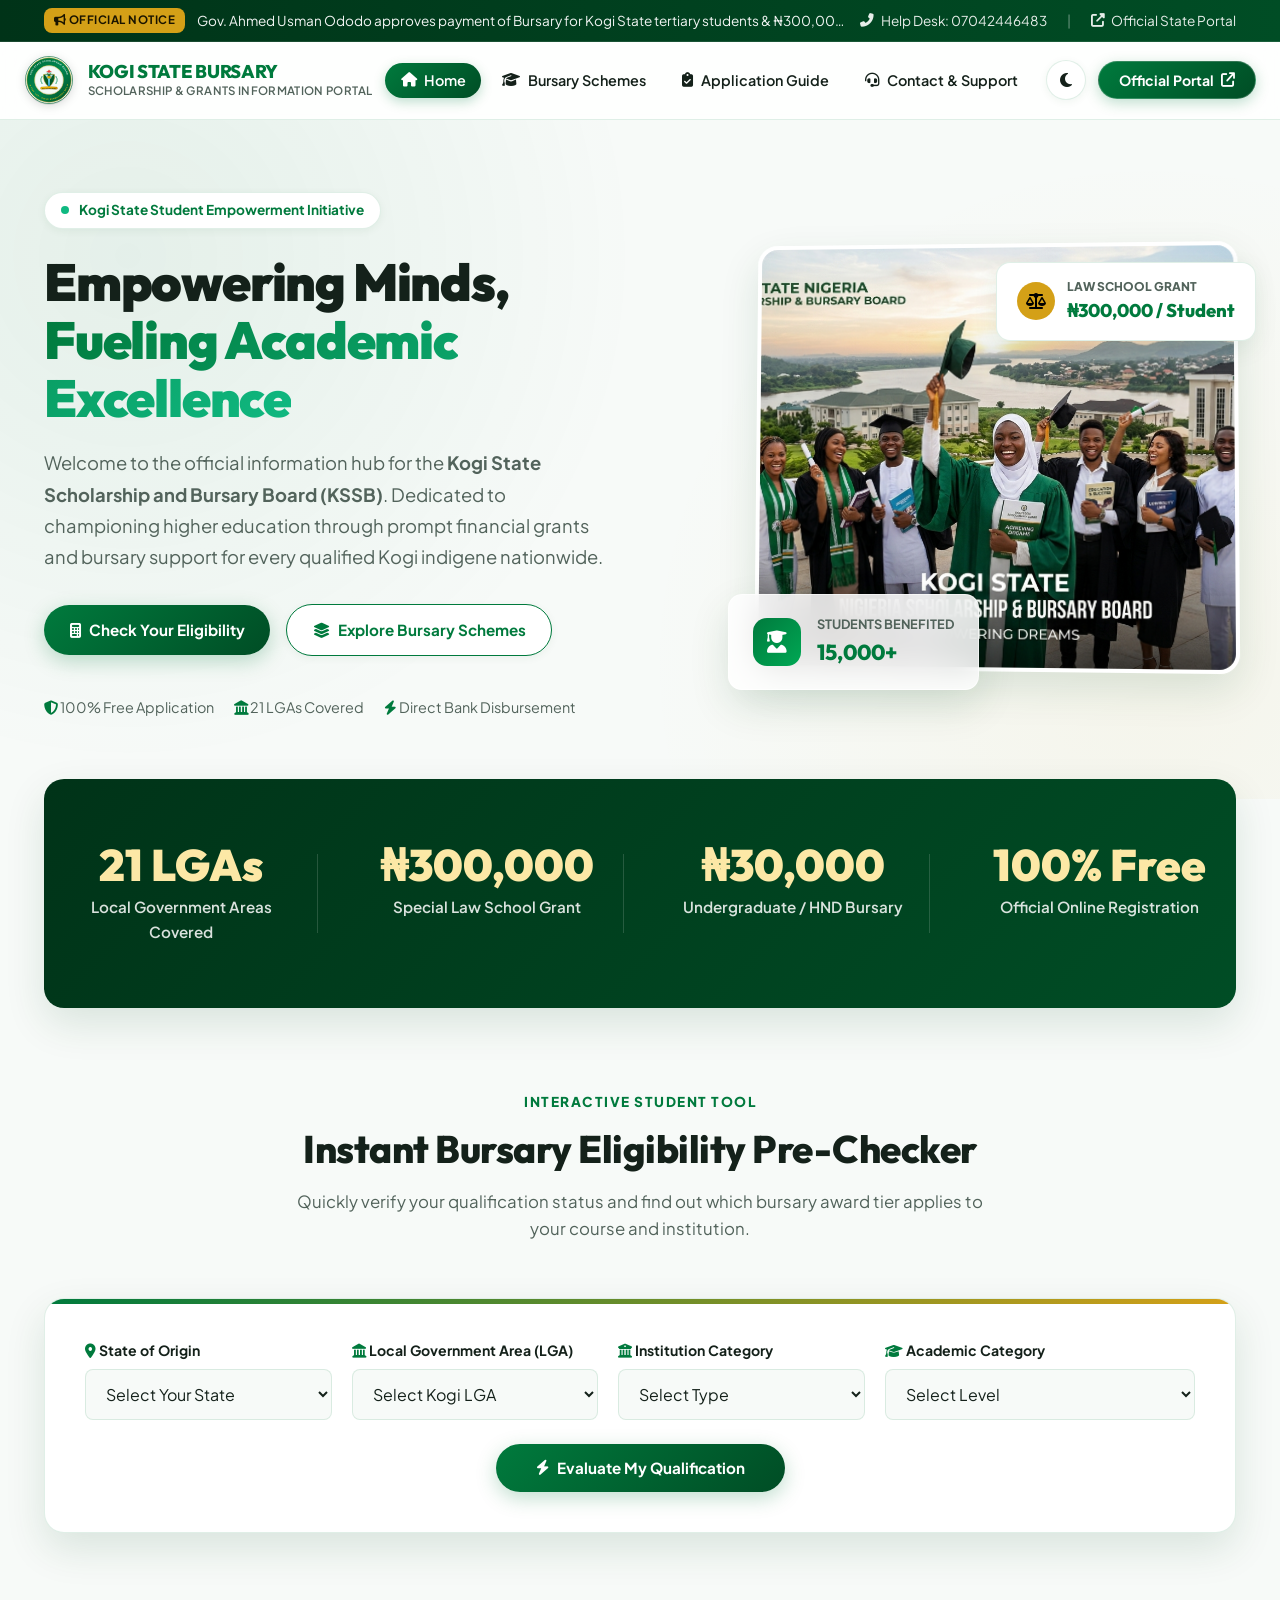
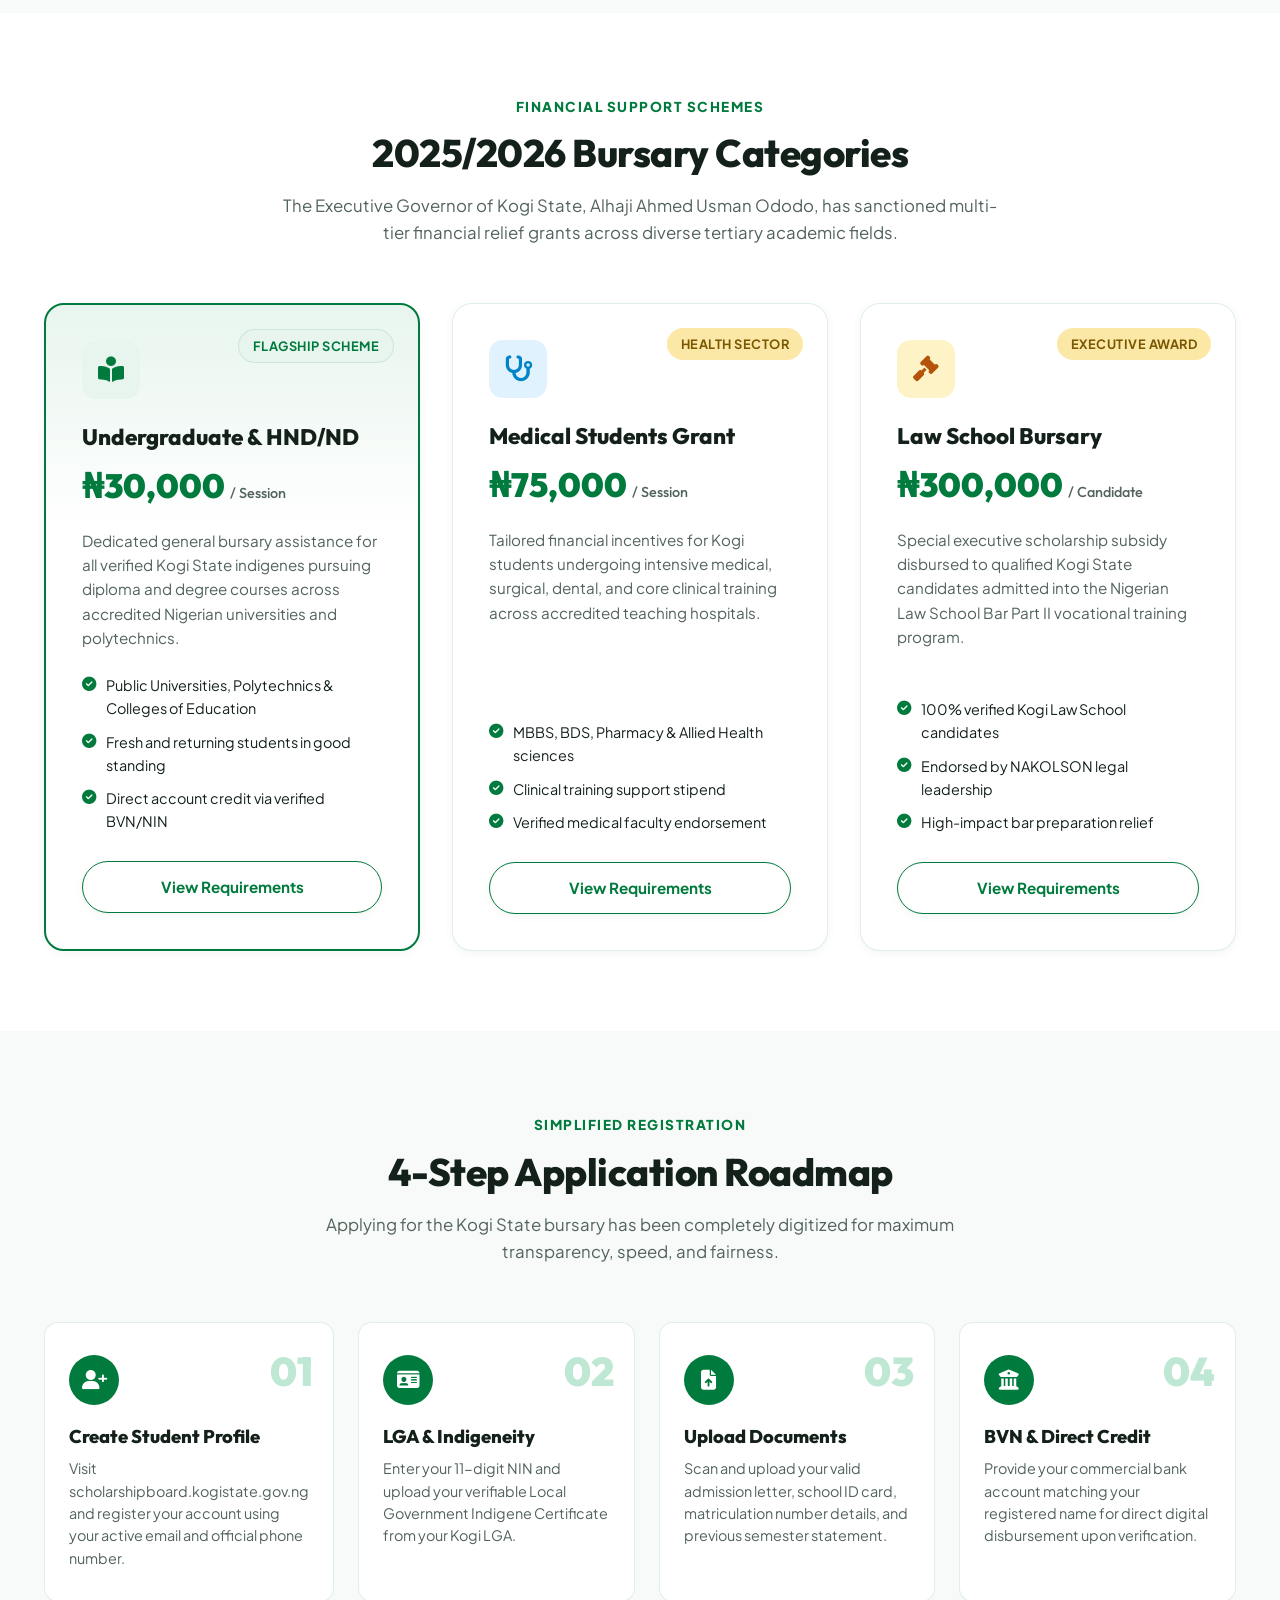
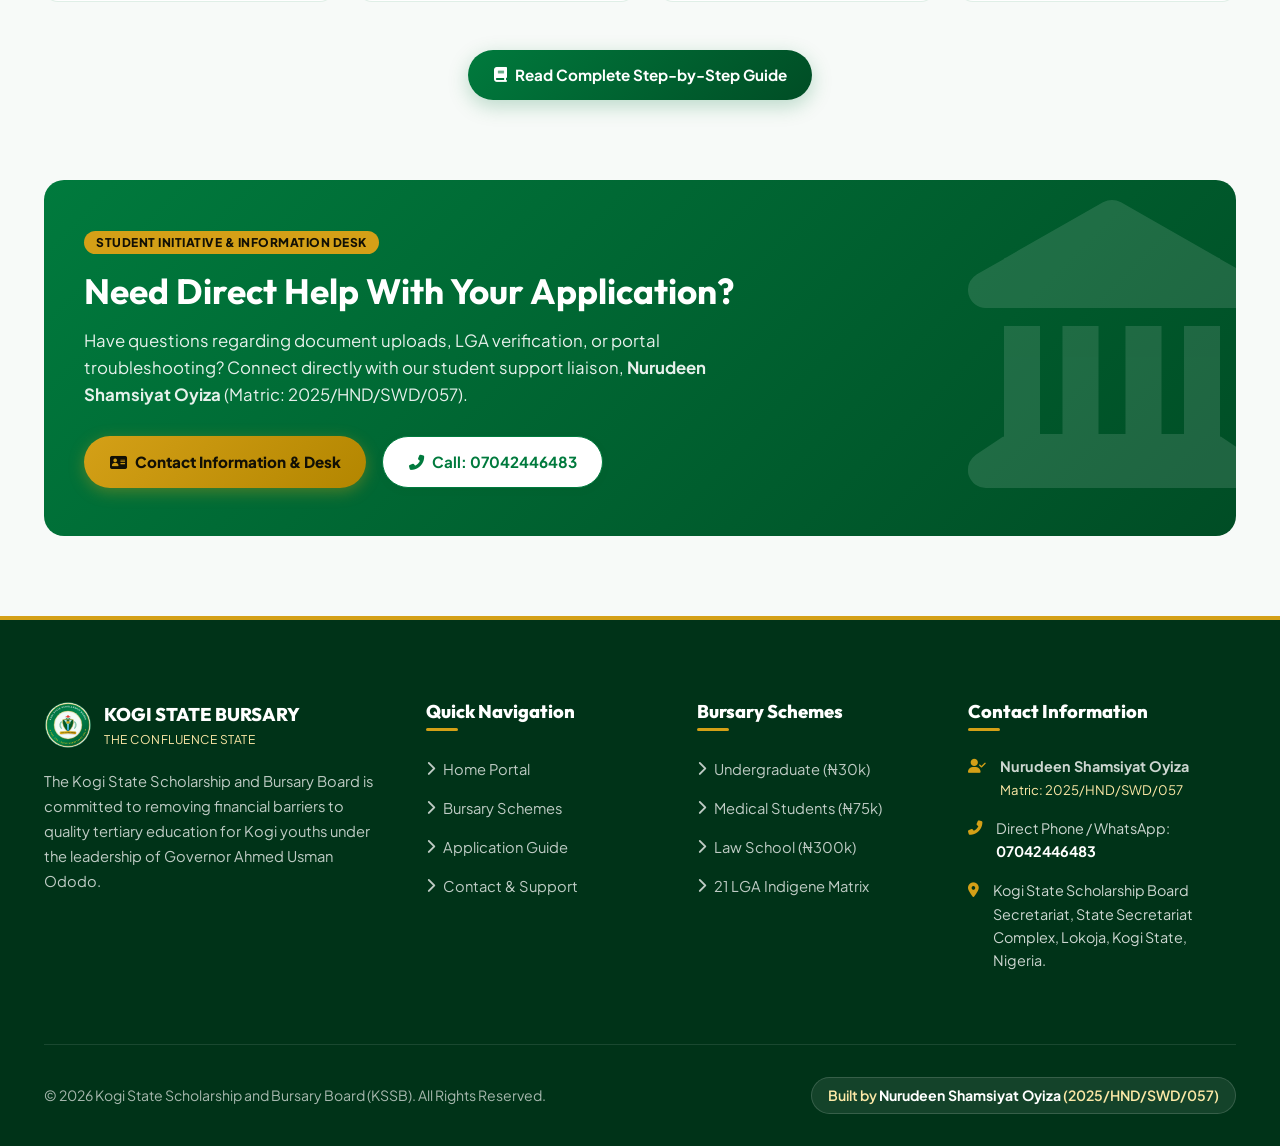
<file: index.html>
<!DOCTYPE html>
<html lang="en" data-theme="light">
<head>
  <meta charset="UTF-8">
  <meta name="viewport" content="width=device-width, initial-scale=1.0">
  <title>Kogi State Bursary Information Portal | Official Student Guide</title>
  <meta name="description" content="Official information portal for Kogi State Scholarship and Bursary Board (KSSB). Discover undergraduate, medical, and law school bursary grants under Gov. Ahmed Usman Ododo.">
  <link rel="icon" type="image/svg+xml" href="assets/kogi-logo.svg">

  <!-- Font Awesome 6 Icons -->
  <link rel="stylesheet" href="https://cdnjs.cloudflare.com/ajax/libs/font-awesome/6.5.1/css/all.min.css">
  <!-- Main Stylesheet -->
  <link rel="stylesheet" href="css/style.css">
</head>
<body>

  <!-- Official Government Announcement Bar & Live Ticker -->
  <div class="top-bar">
    <div class="container top-bar-inner">
      <div class="ticker-wrap">
        <span class="ticker-badge"><i class="fas fa-bullhorn"></i> Official Notice</span>
        <div class="ticker-content">
          <span>Gov. Ahmed Usman Ododo approves payment of Bursary for Kogi State tertiary students &amp; ₦300,000 for Law School candidates across all 21 LGAs! Portal registration is 100% Free!</span>
        </div>
      </div>
      <div class="top-bar-links">
        <a href="tel:07042446483" class="top-bar-link"><i class="fas fa-phone-alt"></i> Help Desk: 07042446483</a>
        <span style="opacity:0.4;">|</span>
        <a href="https://scholarshipboard.kogistate.gov.ng" target="_blank" rel="noopener" class="top-bar-link">
          <i class="fas fa-external-link-alt"></i> Official State Portal
        </a>
      </div>
    </div>
  </div>

  <!-- Main Glassmorphic Header & Navigation -->
  <header class="site-header">
    <div class="container nav-container">
      <a href="index.html" class="brand-link" id="homeBrandLink">
        <img src="assets/kogi-logo.svg" alt="Kogi State Scholarship Board Logo" class="brand-logo-img">
        <div class="brand-text">
          <span class="brand-title">KOGI STATE BURSARY</span>
          <span class="brand-subtitle">Scholarship &amp; Grants Information Portal</span>
        </div>
      </a>

      <!-- Navigation Menu -->
      <nav>
        <ul class="nav-menu" id="navMenu">
          <li><a href="index.html" class="nav-link active"><i class="fas fa-home"></i> Home</a></li>
          <li><a href="schemes.html" class="nav-link"><i class="fas fa-graduation-cap"></i> Bursary Schemes</a></li>
          <li><a href="application-guide.html" class="nav-link"><i class="fas fa-clipboard-check"></i> Application Guide</a></li>
          <li><a href="contact.html" class="nav-link"><i class="fas fa-headset"></i> Contact &amp; Support</a></li>
          <li class="mobile-menu-action">
            <a href="https://scholarshipboard.kogistate.gov.ng" target="_blank" rel="noopener" class="btn btn-primary" style="width:100%; margin-top:0.4rem;">
              <span>Go to Official Portal</span> <i class="fas fa-arrow-up-right-from-square"></i>
            </a>
          </li>
          <li class="mobile-menu-action">
            <a href="tel:07042446483" class="btn btn-secondary" style="width:100%; margin-top:0.25rem;">
              <i class="fas fa-phone-alt"></i> <span>Help Desk: 07042446483</span>
            </a>
          </li>
        </ul>
      </nav>

      <!-- Actions & Theme Toggle -->
      <div class="nav-actions">
        <button id="themeToggleBtn" class="theme-toggle-btn" aria-label="Toggle Dark/Light Mode" title="Toggle Theme">
          <i class="fas fa-moon"></i>
        </button>
        <a href="https://scholarshipboard.kogistate.gov.ng" target="_blank" rel="noopener" class="portal-btn" id="applyPortalBtn">
          <span>Official Portal</span> <i class="fas fa-arrow-up-right-from-square"></i>
        </a>
        <button id="mobileNavToggle" class="mobile-toggle-btn" aria-label="Open Navigation Menu">
          <i class="fas fa-bars"></i>
        </button>
      </div>
    </div>
  </header>

  <!-- Main Content Area -->
  <main>
    <!-- HERO SECTION -->
    <section class="hero-section">
      <div class="container">
        <div class="hero-grid">
          <!-- Hero Text Content -->
          <div class="hero-content reveal">
            <div class="hero-pill">
              <span class="hero-pill-dot"></span>
              <span>Kogi State Student Empowerment Initiative</span>
            </div>
            <h1 class="hero-title">
              Empowering Minds, <br>
              <span class="text-gradient">Fueling Academic Excellence</span>
            </h1>
            <p class="hero-lead">
              Welcome to the official information hub for the <strong>Kogi State Scholarship and Bursary Board (KSSB)</strong>. Dedicated to championing higher education through prompt financial grants and bursary support for every qualified Kogi indigene nationwide.
            </p>
            <div class="hero-actions">
              <a href="#quickChecker" class="btn btn-primary" id="btnCheckEligibility">
                <i class="fas fa-calculator"></i> Check Your Eligibility
              </a>
              <a href="schemes.html" class="btn btn-secondary" id="btnExploreSchemes">
                <i class="fas fa-layer-group"></i> Explore Bursary Schemes
              </a>
            </div>

            <!-- Highlights Checklist -->
            <div style="display:flex; flex-wrap:wrap; gap:1.25rem; font-size:0.9rem; color:var(--text-muted);">
              <span><i class="fas fa-shield-alt" style="color:var(--primary);"></i> 100% Free Application</span>
              <span><i class="fas fa-landmark" style="color:var(--primary);"></i> 21 LGAs Covered</span>
              <span><i class="fas fa-bolt" style="color:var(--primary);"></i> Direct Bank Disbursement</span>
            </div>
          </div>

          <!-- Hero Media & Graphic -->
          <div class="hero-card-media reveal">
            <div class="hero-image-wrap">
              <img src="assets/kogi-hero.jpg" alt="Kogi State University Students celebrating bursary grant" class="hero-image">
            </div>

            <!-- Floating Card 1: Law School Grant -->
            <div class="hero-floating-grant">
              <div style="width:38px; height:38px; border-radius:50%; background:var(--secondary-gold); display:flex; align-items:center; justify-content:center; color:#000;">
                <i class="fas fa-scale-balanced"></i>
              </div>
              <div>
                <div style="font-size:0.75rem; text-transform:uppercase; font-weight:800; color:var(--text-muted);">Law School Grant</div>
                <div style="font-family:'Outfit', sans-serif; font-size:1.15rem; font-weight:800; color:var(--primary);">₦300,000 / Student</div>
              </div>
            </div>

            <!-- Floating Card 2: Beneficiary Stats -->
            <div class="hero-floating-card">
              <div class="floating-icon">
                <i class="fas fa-user-graduate"></i>
              </div>
              <div>
                <div class="floating-title">Students Benefited</div>
                <div class="floating-value">15,000+</div>
              </div>
            </div>
          </div>
        </div>
      </div>
    </section>

    <!-- LIVE STATS COUNTER BAR -->
    <section class="container">
      <div class="stats-section reveal">
        <div class="stats-grid">
          <div class="stat-item">
            <div class="stat-number" data-target="21" data-prefix="" data-suffix=" LGAs">21 LGAs</div>
            <div class="stat-label">Local Government Areas Covered</div>
          </div>
          <div class="stat-item">
            <div class="stat-number" data-target="300" data-prefix="₦" data-suffix=",000">₦300,000</div>
            <div class="stat-label">Special Law School Grant</div>
          </div>
          <div class="stat-item">
            <div class="stat-number" data-target="30" data-prefix="₦" data-suffix=",000">₦30,000</div>
            <div class="stat-label">Undergraduate / HND Bursary</div>
          </div>
          <div class="stat-item">
            <div class="stat-number" data-target="100" data-prefix="" data-suffix="% Free">100% Free</div>
            <div class="stat-label">Official Online Registration</div>
          </div>
        </div>
      </div>
    </section>

    <!-- INTERACTIVE ELIGIBILITY PRE-CHECKER -->
    <section class="section" id="quickChecker">
      <div class="container">
        <div class="section-header reveal">
          <span class="section-subtitle">Interactive Student Tool</span>
          <h2 class="section-title">Instant Bursary Eligibility Pre-Checker</h2>
          <p class="section-desc">Quickly verify your qualification status and find out which bursary award tier applies to your course and institution.</p>
        </div>

        <div class="checker-card reveal">
          <form id="eligibilityCheckerForm">
            <div class="checker-form-grid">
              <div class="form-group">
                <label class="form-label" for="checkOrigin"><i class="fas fa-map-marker-alt" style="color:var(--primary);"></i> State of Origin</label>
                <select id="checkOrigin" class="form-select" required>
                  <option value="" disabled selected>Select Your State</option>
                  <option value="kogi">Kogi State (Indigene)</option>
                  <option value="other">Other State (Non-Indigene)</option>
                </select>
              </div>

              <div class="form-group">
                <label class="form-label" for="checkLga"><i class="fas fa-landmark" style="color:var(--primary);"></i> Local Government Area (LGA)</label>
                <select id="checkLga" class="form-select" required>
                  <option value="" disabled selected>Select Kogi LGA</option>
                  <option value="Adavi">Adavi</option>
                  <option value="Ajaokuta">Ajaokuta</option>
                  <option value="Ankpa">Ankpa</option>
                  <option value="Bassa">Bassa</option>
                  <option value="Dekina">Dekina</option>
                  <option value="Ibaji">Ibaji</option>
                  <option value="Idah">Idah</option>
                  <option value="Igalamela-Odolu">Igalamela-Odolu</option>
                  <option value="Ijumu">Ijumu</option>
                  <option value="Kabba/Bunu">Kabba/Bunu</option>
                  <option value="Kogi (Koton Karfe)">Kogi (Koton Karfe)</option>
                  <option value="Lokoja">Lokoja</option>
                  <option value="Mopa-Muro">Mopa-Muro</option>
                  <option value="Ofu">Ofu</option>
                  <option value="Ogori/Magongo">Ogori/Magongo</option>
                  <option value="Okehi">Okehi</option>
                  <option value="Okene">Okene</option>
                  <option value="Olamaboro">Olamaboro</option>
                  <option value="Omala">Omala</option>
                  <option value="Yagba East">Yagba East</option>
                  <option value="Yagba West">Yagba West</option>
                </select>
              </div>

              <div class="form-group">
                <label class="form-label" for="checkInstType"><i class="fas fa-university" style="color:var(--primary);"></i> Institution Category</label>
                <select id="checkInstType" class="form-select" required>
                  <option value="" disabled selected>Select Type</option>
                  <option value="public">Federal / State Public Institution</option>
                  <option value="private">Private Institution</option>
                </select>
              </div>

              <div class="form-group">
                <label class="form-label" for="checkLevel"><i class="fas fa-graduation-cap" style="color:var(--primary);"></i> Academic Category</label>
                <select id="checkLevel" class="form-select" required>
                  <option value="" disabled selected>Select Level</option>
                  <option value="undergraduate">Undergraduate / HND / ND / NCE</option>
                  <option value="medical">Medical / Clinical Health Students</option>
                  <option value="law">Nigerian Law School Student</option>
                </select>
              </div>
            </div>

            <div style="margin-top:1.5rem; text-align:center;">
              <button type="button" id="checkEligibilityBtn" class="btn btn-primary" style="padding:0.9rem 2.5rem;">
                <i class="fas fa-bolt"></i> Evaluate My Qualification
              </button>
            </div>
          </form>

          <!-- Result Container Output -->
          <div id="eligibilityResult" class="checker-result-box"></div>
        </div>
      </div>
    </section>

    <!-- CORE BURSARY TIERS OVERVIEW -->
    <section class="section section-alt">
      <div class="container">
        <div class="section-header reveal">
          <span class="section-subtitle">Financial Support Schemes</span>
          <h2 class="section-title">2025/2026 Bursary Categories</h2>
          <p class="section-desc">The Executive Governor of Kogi State, Alhaji Ahmed Usman Ododo, has sanctioned multi-tier financial relief grants across diverse tertiary academic fields.</p>
        </div>

        <div class="schemes-grid">
          <!-- Card 1: Regular Undergraduate & Polytechnic -->
          <div class="scheme-card featured reveal">
            <span class="badge badge-green scheme-badge">Flagship Scheme</span>
            <div class="scheme-icon-box">
              <i class="fas fa-book-open-reader"></i>
            </div>
            <h3 class="scheme-title">Undergraduate &amp; HND/ND</h3>
            <div class="scheme-amount">
              ₦30,000 <span>/ Session</span>
            </div>
            <p class="scheme-desc">
              Dedicated general bursary assistance for all verified Kogi State indigenes pursuing diploma and degree courses across accredited Nigerian universities and polytechnics.
            </p>
            <ul class="scheme-features">
              <li class="scheme-feature-item"><i class="fas fa-circle-check"></i> Public Universities, Polytechnics &amp; Colleges of Education</li>
              <li class="scheme-feature-item"><i class="fas fa-circle-check"></i> Fresh and returning students in good standing</li>
              <li class="scheme-feature-item"><i class="fas fa-circle-check"></i> Direct account credit via verified BVN/NIN</li>
            </ul>
            <a href="schemes.html#undergraduate" class="btn btn-secondary" style="width:100%;">View Requirements</a>
          </div>

          <!-- Card 2: Medical & Clinical Health Grant -->
          <div class="scheme-card reveal">
            <span class="badge badge-gold scheme-badge">Health Sector</span>
            <div class="scheme-icon-box" style="background:#E0F2FE; color:#0284C7;">
              <i class="fas fa-stethoscope"></i>
            </div>
            <h3 class="scheme-title">Medical Students Grant</h3>
            <div class="scheme-amount">
              ₦75,000 <span>/ Session</span>
            </div>
            <p class="scheme-desc">
              Tailored financial incentives for Kogi students undergoing intensive medical, surgical, dental, and core clinical training across accredited teaching hospitals.
            </p>
            <ul class="scheme-features">
              <li class="scheme-feature-item"><i class="fas fa-circle-check"></i> MBBS, BDS, Pharmacy &amp; Allied Health sciences</li>
              <li class="scheme-feature-item"><i class="fas fa-circle-check"></i> Clinical training support stipend</li>
              <li class="scheme-feature-item"><i class="fas fa-circle-check"></i> Verified medical faculty endorsement</li>
            </ul>
            <a href="schemes.html#medical" class="btn btn-secondary" style="width:100%;">View Requirements</a>
          </div>

          <!-- Card 3: Nigerian Law School Grant -->
          <div class="scheme-card reveal">
            <span class="badge badge-gold scheme-badge">Executive Award</span>
            <div class="scheme-icon-box" style="background:#FEF3C7; color:#B45309;">
              <i class="fas fa-gavel"></i>
            </div>
            <h3 class="scheme-title">Law School Bursary</h3>
            <div class="scheme-amount">
              ₦300,000 <span>/ Candidate</span>
            </div>
            <p class="scheme-desc">
              Special executive scholarship subsidy disbursed to qualified Kogi State candidates admitted into the Nigerian Law School Bar Part II vocational training program.
            </p>
            <ul class="scheme-features">
              <li class="scheme-feature-item"><i class="fas fa-circle-check"></i> 100% verified Kogi Law School candidates</li>
              <li class="scheme-feature-item"><i class="fas fa-circle-check"></i> Endorsed by NAKOLSON legal leadership</li>
              <li class="scheme-feature-item"><i class="fas fa-circle-check"></i> High-impact bar preparation relief</li>
            </ul>
            <a href="schemes.html#law-school" class="btn btn-secondary" style="width:100%;">View Requirements</a>
          </div>
        </div>
      </div>
    </section>

    <!-- 4 PILLARS OF APPLICATION -->
    <section class="section">
      <div class="container">
        <div class="section-header reveal">
          <span class="section-subtitle">Simplified Registration</span>
          <h2 class="section-title">4-Step Application Roadmap</h2>
          <p class="section-desc">Applying for the Kogi State bursary has been completely digitized for maximum transparency, speed, and fairness.</p>
        </div>

        <div class="steps-container">
          <div class="step-card reveal">
            <div class="step-number">01</div>
            <div class="step-icon"><i class="fas fa-user-plus"></i></div>
            <h4 class="step-title">Create Student Profile</h4>
            <p class="step-desc">Visit scholarshipboard.kogistate.gov.ng and register your account using your active email and official phone number.</p>
          </div>

          <div class="step-card reveal">
            <div class="step-number">02</div>
            <div class="step-icon"><i class="fas fa-id-card"></i></div>
            <h4 class="step-title">LGA &amp; Indigeneity</h4>
            <p class="step-desc">Enter your 11-digit NIN and upload your verifiable Local Government Indigene Certificate from your Kogi LGA.</p>
          </div>

          <div class="step-card reveal">
            <div class="step-number">03</div>
            <div class="step-icon"><i class="fas fa-file-arrow-up"></i></div>
            <h4 class="step-title">Upload Documents</h4>
            <p class="step-desc">Scan and upload your valid admission letter, school ID card, matriculation number details, and previous semester statement.</p>
          </div>

          <div class="step-card reveal">
            <div class="step-number">04</div>
            <div class="step-icon"><i class="fas fa-building-columns"></i></div>
            <h4 class="step-title">BVN &amp; Direct Credit</h4>
            <p class="step-desc">Provide your commercial bank account matching your registered name for direct digital disbursement upon verification.</p>
          </div>
        </div>

        <div style="text-align:center; margin-top:3rem;" class="reveal">
          <a href="application-guide.html" class="btn btn-primary" id="btnFullGuide">
            <i class="fas fa-book"></i> Read Complete Step-by-Step Guide
          </a>
        </div>
      </div>
    </section>

    <!-- STUDENT PROJECT SPOTLIGHT / BANNER -->
    <section class="container" style="margin-bottom: 5rem;">
      <div style="background:linear-gradient(135deg, var(--primary), var(--primary-dark)); border-radius:var(--radius-lg); padding:3rem 2.5rem; color:#FFFFFF; position:relative; overflow:hidden;" class="reveal">
        <div style="position:relative; z-index:2; max-width:700px;">
          <span style="background:var(--secondary-gold); color:#121005; font-size:0.75rem; font-weight:800; padding:0.25rem 0.75rem; border-radius:var(--radius-full); text-transform:uppercase; letter-spacing:0.5px;">Student Initiative &amp; Information Desk</span>
          <h2 style="font-size:2.2rem; margin:1rem 0; color:#FFFFFF; line-height:1.2;">Need Direct Help With Your Application?</h2>
          <p style="font-size:1.05rem; opacity:0.9; margin-bottom:1.75rem; line-height:1.6;">
            Have questions regarding document uploads, LGA verification, or portal troubleshooting? Connect directly with our student support liaison, <strong>Nurudeen Shamsiyat Oyiza</strong> (Matric: 2025/HND/SWD/057).
          </p>
          <div style="display:flex; flex-wrap:wrap; gap:1rem;">
            <a href="contact.html" class="btn btn-gold" id="btnContactRep">
              <i class="fas fa-address-card"></i> Contact Information &amp; Desk
            </a>
            <a href="tel:07042446483" class="btn btn-secondary" style="background:#FFFFFF; color:var(--primary);" id="btnCallNow">
              <i class="fas fa-phone-alt"></i> Call: 07042446483
            </a>
          </div>
        </div>
        <div style="position:absolute; right:-20px; bottom:-30px; opacity:0.12; font-size:18rem; pointer-events:none;">
          <i class="fas fa-landmark"></i>
        </div>
      </div>
    </section>
  </main>

  <!-- OFFICIAL SITE FOOTER -->
  <footer class="site-footer">
    <div class="container">
      <div class="footer-grid">
        <!-- Col 1: About Board -->
        <div>
          <div style="display:flex; align-items:center; gap:0.75rem; margin-bottom:1rem;">
            <img src="assets/kogi-logo.svg" alt="Kogi Seal" style="width:48px; height:48px;">
            <div>
              <div style="font-family:'Outfit', sans-serif; font-size:1.15rem; font-weight:800; color:#FFFFFF;">KOGI STATE BURSARY</div>
              <div style="font-size:0.75rem; color:var(--secondary-gold-light); text-transform:uppercase; letter-spacing:0.5px;">The Confluence State</div>
            </div>
          </div>
          <p class="footer-brand-desc">
            The Kogi State Scholarship and Bursary Board is committed to removing financial barriers to quality tertiary education for Kogi youths under the leadership of Governor Ahmed Usman Ododo.
          </p>
        </div>

        <!-- Col 2: Quick Links -->
        <div>
          <h4 class="footer-heading">Quick Navigation</h4>
          <ul class="footer-links">
            <li><a href="index.html" class="footer-link"><i class="fas fa-chevron-right"></i> Home Portal</a></li>
            <li><a href="schemes.html" class="footer-link"><i class="fas fa-chevron-right"></i> Bursary Schemes</a></li>
            <li><a href="application-guide.html" class="footer-link"><i class="fas fa-chevron-right"></i> Application Guide</a></li>
            <li><a href="contact.html" class="footer-link"><i class="fas fa-chevron-right"></i> Contact &amp; Support</a></li>
          </ul>
        </div>

        <!-- Col 3: Schemes -->
        <div>
          <h4 class="footer-heading">Bursary Schemes</h4>
          <ul class="footer-links">
            <li><a href="schemes.html#undergraduate" class="footer-link"><i class="fas fa-chevron-right"></i> Undergraduate (₦30k)</a></li>
            <li><a href="schemes.html#medical" class="footer-link"><i class="fas fa-chevron-right"></i> Medical Students (₦75k)</a></li>
            <li><a href="schemes.html#law-school" class="footer-link"><i class="fas fa-chevron-right"></i> Law School (₦300k)</a></li>
            <li><a href="schemes.html#lgas" class="footer-link"><i class="fas fa-chevron-right"></i> 21 LGA Indigene Matrix</a></li>
          </ul>
        </div>

        <!-- Col 4: Contact & Secretariat -->
        <div>
          <h4 class="footer-heading">Contact Information</h4>
          <div class="footer-contact-item">
            <i class="fas fa-user-check"></i>
            <div>
              <strong>Nurudeen Shamsiyat Oyiza</strong><br>
              <span style="font-size:0.82rem; color:var(--secondary-gold-light);">Matric: 2025/HND/SWD/057</span>
            </div>
          </div>
          <div class="footer-contact-item">
            <i class="fas fa-phone-alt"></i>
            <div>
              <span>Direct Phone / WhatsApp:</span><br>
              <a href="tel:07042446483" style="color:#FFFFFF; font-weight:700;">07042446483</a>
            </div>
          </div>
          <div class="footer-contact-item">
            <i class="fas fa-location-dot"></i>
            <div>
              Kogi State Scholarship Board Secretariat, State Secretariat Complex, Lokoja, Kogi State, Nigeria.
            </div>
          </div>
        </div>
      </div>

      <!-- Footer Bottom -->
      <div class="footer-bottom">
        <div>
          &copy; 2026 Kogi State Scholarship and Bursary Board (KSSB). All Rights Reserved.
        </div>
        <div class="student-credit-pill">
          Built by <strong style="color:#FFFFFF;">Nurudeen Shamsiyat Oyiza</strong> (2025/HND/SWD/057)
        </div>
      </div>
    </div>
  </footer>

  <!-- Main JavaScript Engine -->
  <script src="js/main.js"></script>
</body>
</html>
</file>
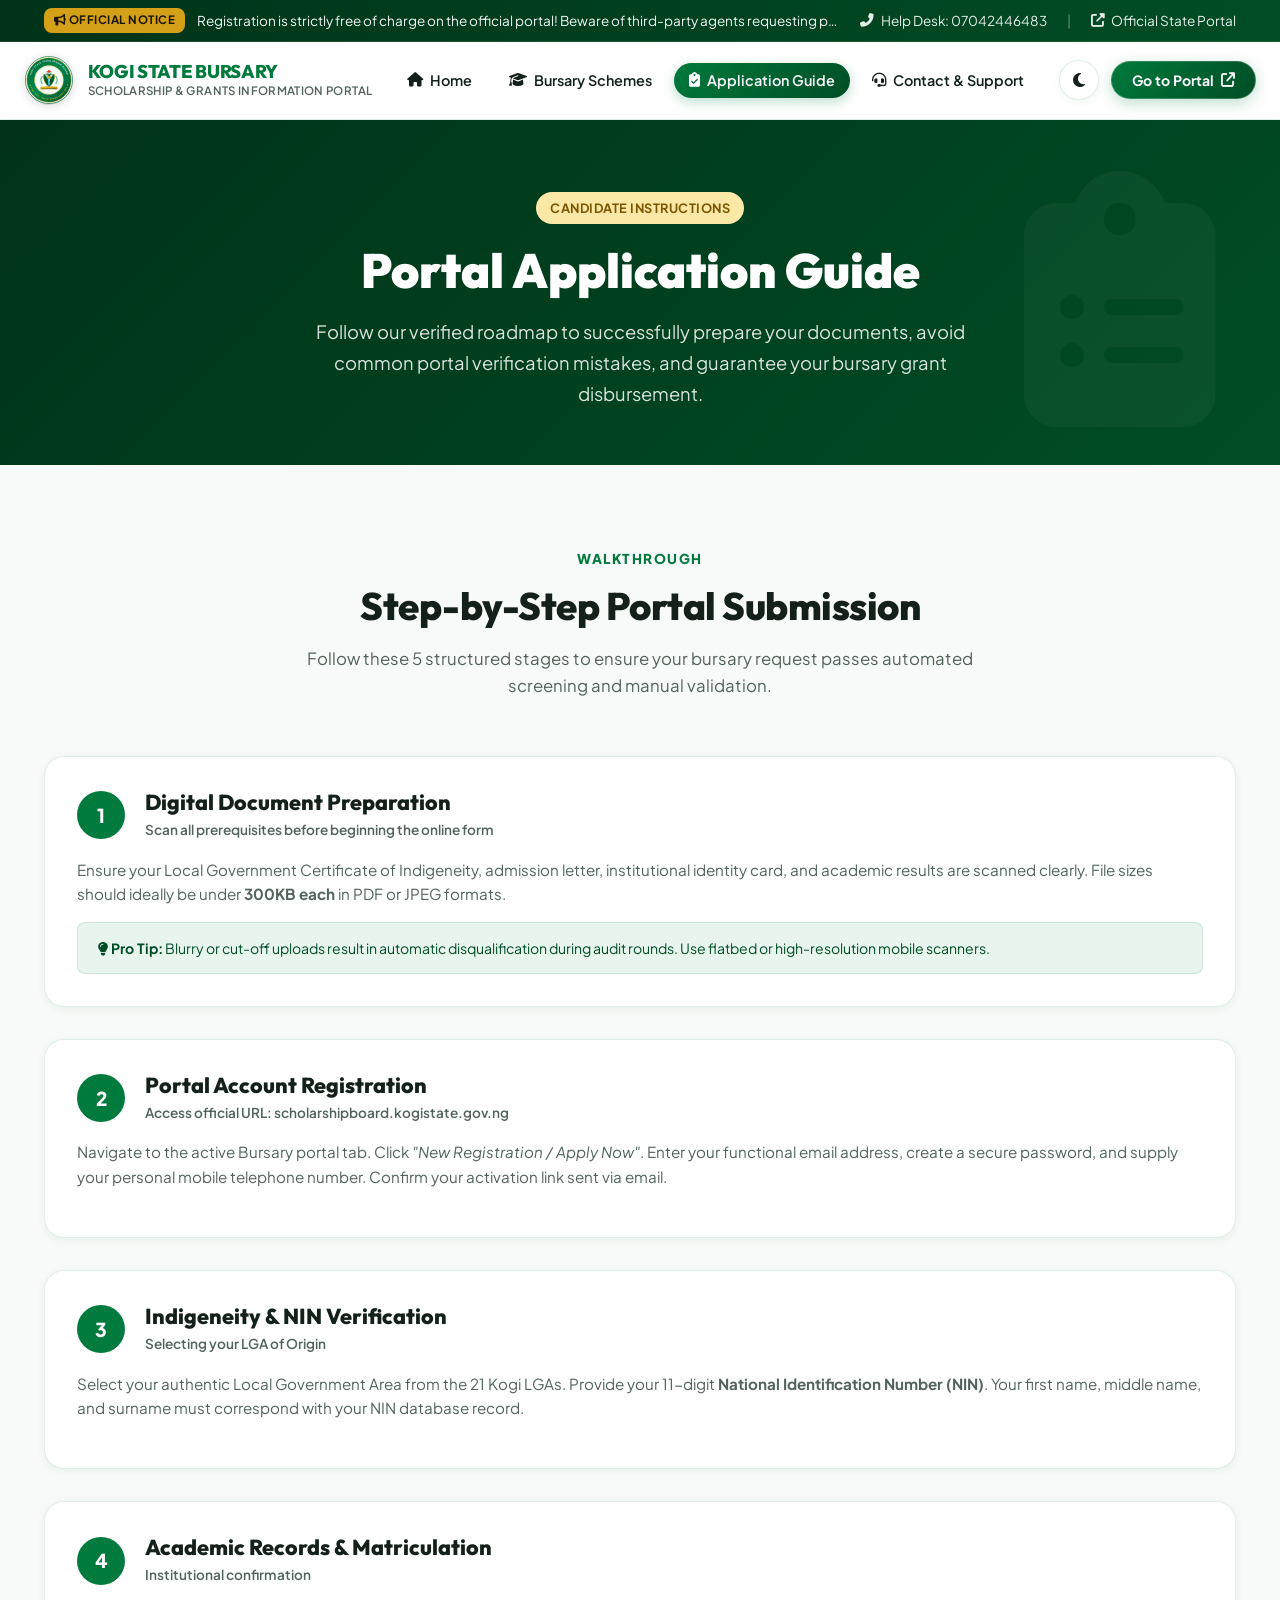
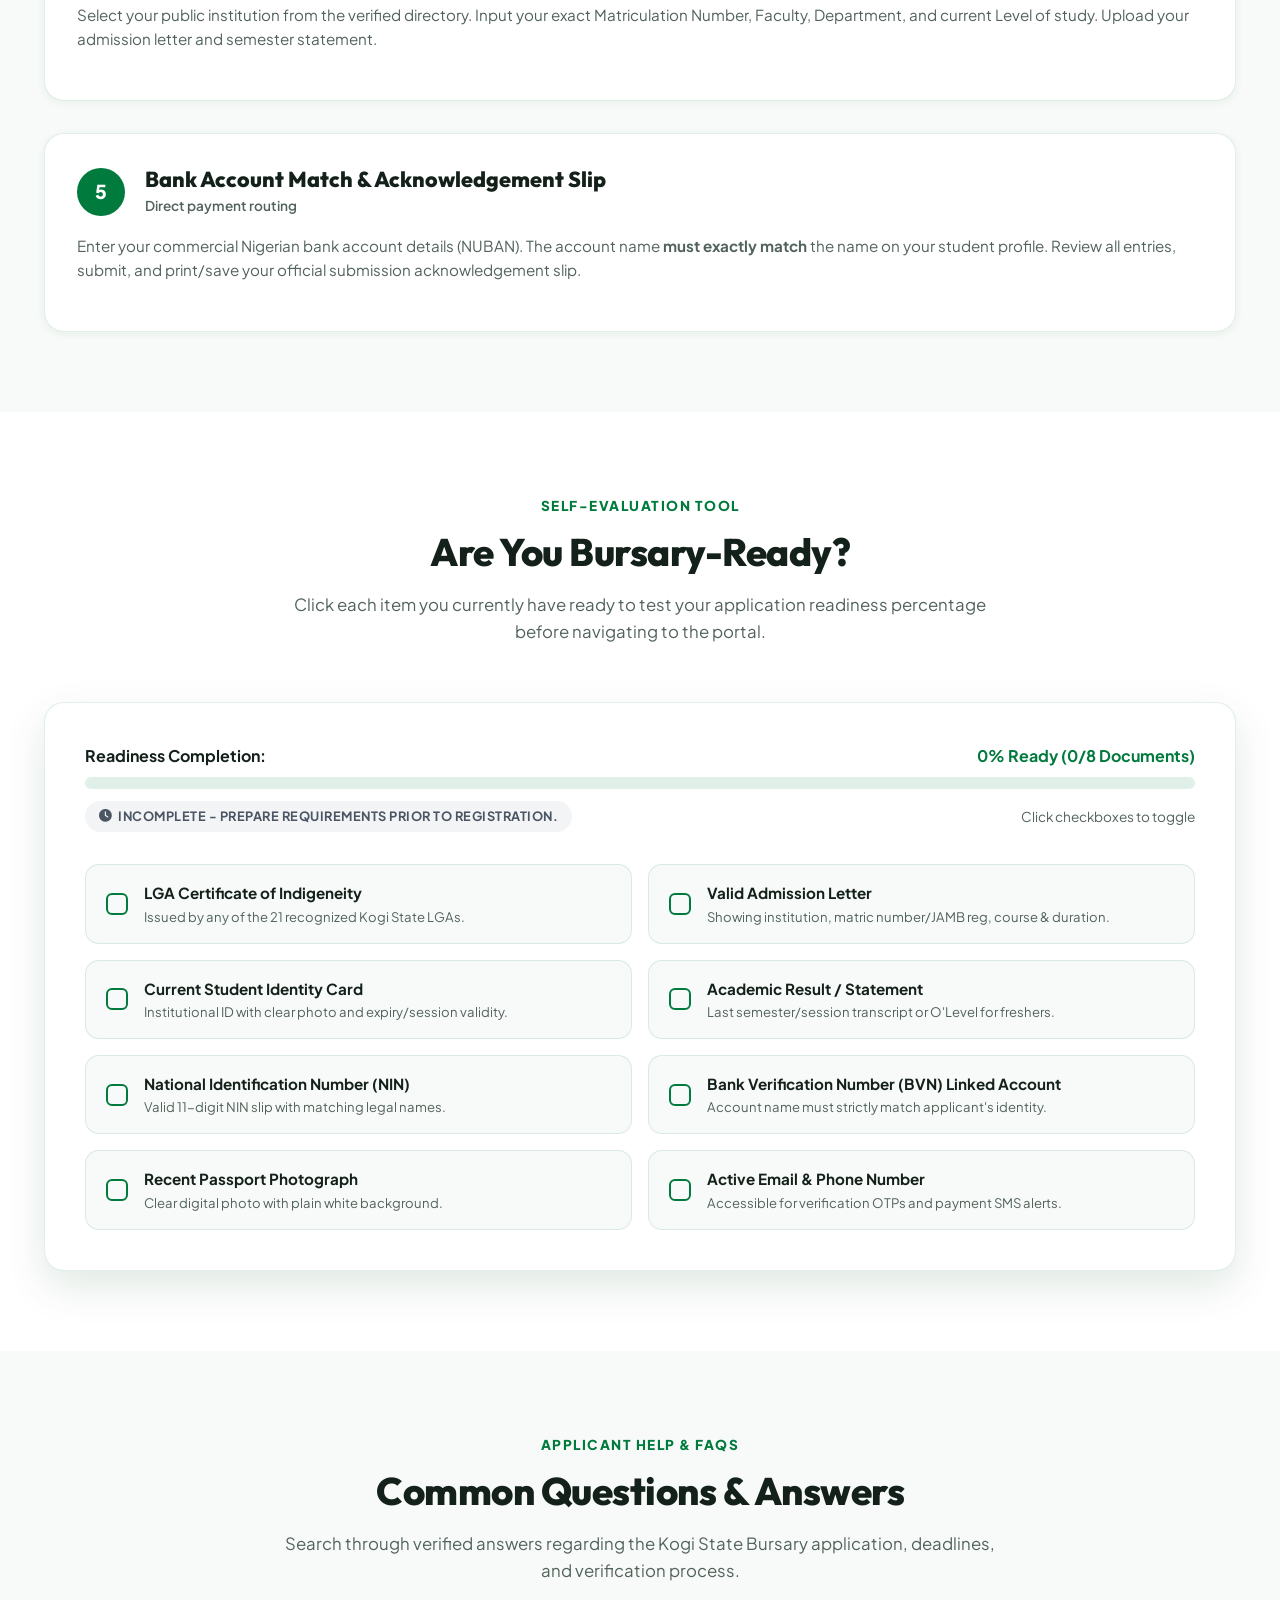
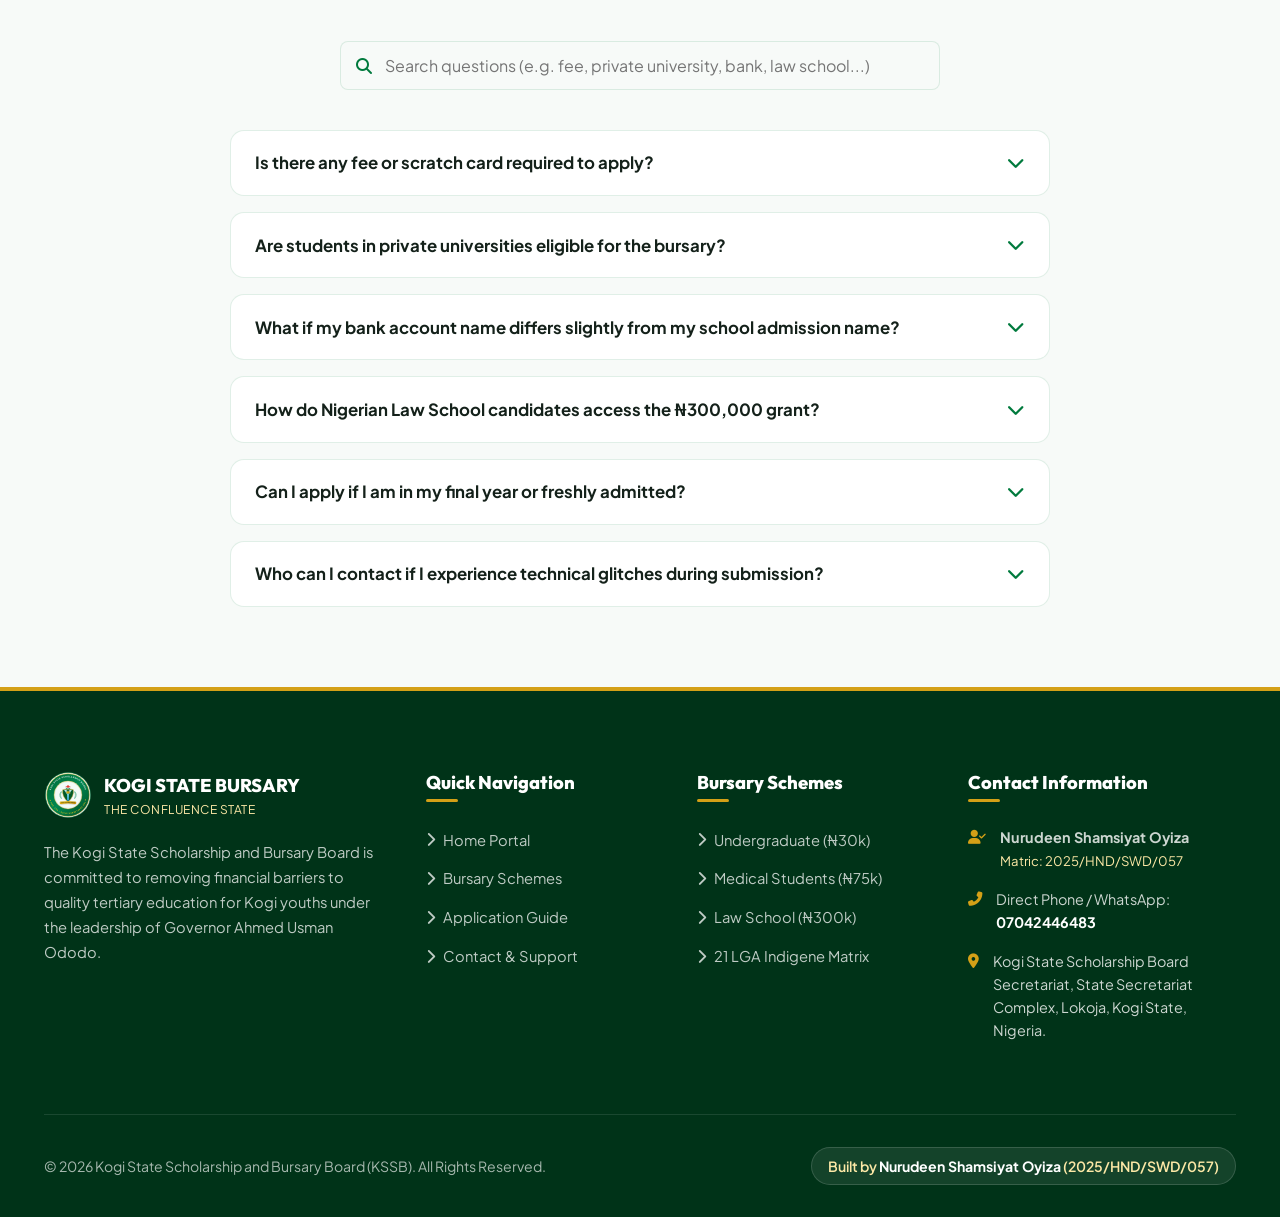
<file: application-guide.html>
<!DOCTYPE html>
<html lang="en" data-theme="light">
<head>
  <meta charset="UTF-8">
  <meta name="viewport" content="width=device-width, initial-scale=1.0">
  <title>Application Guide &amp; Portal Instructions | Kogi State Bursary</title>
  <meta name="description" content="Step-by-step registration guide for the Kogi State Bursary portal. Interactive document checklist, BVN guidelines, and comprehensive applicant FAQs.">
  <link rel="icon" type="image/svg+xml" href="assets/kogi-logo.svg">

  <!-- Font Awesome 6 Icons -->
  <link rel="stylesheet" href="https://cdnjs.cloudflare.com/ajax/libs/font-awesome/6.5.1/css/all.min.css">
  <!-- Main Stylesheet -->
  <link rel="stylesheet" href="css/style.css">
</head>
<body>

  <!-- Official Government Announcement Bar & Live Ticker -->
  <div class="top-bar">
    <div class="container top-bar-inner">
      <div class="ticker-wrap">
        <span class="ticker-badge"><i class="fas fa-bullhorn"></i> Official Notice</span>
        <div class="ticker-content">
          <span>Registration is strictly free of charge on the official portal! Beware of third-party agents requesting payment.</span>
        </div>
      </div>
      <div class="top-bar-links">
        <a href="tel:07042446483" class="top-bar-link"><i class="fas fa-phone-alt"></i> Help Desk: 07042446483</a>
        <span style="opacity:0.4;">|</span>
        <a href="https://scholarshipboard.kogistate.gov.ng" target="_blank" rel="noopener" class="top-bar-link">
          <i class="fas fa-external-link-alt"></i> Official State Portal
        </a>
      </div>
    </div>
  </div>

  <!-- Main Glassmorphic Header & Navigation -->
  <header class="site-header">
    <div class="container nav-container">
      <a href="index.html" class="brand-link" id="guideBrandLink">
        <img src="assets/kogi-logo.svg" alt="Kogi State Scholarship Board Logo" class="brand-logo-img">
        <div class="brand-text">
          <span class="brand-title">KOGI STATE BURSARY</span>
          <span class="brand-subtitle">Scholarship &amp; Grants Information Portal</span>
        </div>
      </a>

      <!-- Navigation Menu -->
      <nav>
        <ul class="nav-menu" id="navMenu">
          <li><a href="index.html" class="nav-link"><i class="fas fa-home"></i> Home</a></li>
          <li><a href="schemes.html" class="nav-link"><i class="fas fa-graduation-cap"></i> Bursary Schemes</a></li>
          <li><a href="application-guide.html" class="nav-link active"><i class="fas fa-clipboard-check"></i> Application Guide</a></li>
          <li><a href="contact.html" class="nav-link"><i class="fas fa-headset"></i> Contact &amp; Support</a></li>
          <li class="mobile-menu-action">
            <a href="https://scholarshipboard.kogistate.gov.ng" target="_blank" rel="noopener" class="btn btn-primary" style="width:100%; margin-top:0.4rem;">
              <span>Go to Official Portal</span> <i class="fas fa-arrow-up-right-from-square"></i>
            </a>
          </li>
          <li class="mobile-menu-action">
            <a href="tel:07042446483" class="btn btn-secondary" style="width:100%; margin-top:0.25rem;">
              <i class="fas fa-phone-alt"></i> <span>Help Desk: 07042446483</span>
            </a>
          </li>
        </ul>
      </nav>

      <!-- Actions & Theme Toggle -->
      <div class="nav-actions">
        <button id="themeToggleBtn" class="theme-toggle-btn" aria-label="Toggle Dark/Light Mode" title="Toggle Theme">
          <i class="fas fa-moon"></i>
        </button>
        <a href="https://scholarshipboard.kogistate.gov.ng" target="_blank" rel="noopener" class="portal-btn" id="guidePortalBtn">
          <span>Go to Portal</span> <i class="fas fa-arrow-up-right-from-square"></i>
        </a>
        <button id="mobileNavToggle" class="mobile-toggle-btn" aria-label="Open Navigation Menu">
          <i class="fas fa-bars"></i>
        </button>
      </div>
    </div>
  </header>

  <main>
    <!-- PAGE HERO HEADER -->
    <section style="background:linear-gradient(135deg, var(--primary-deep), var(--primary-dark)); color:#FFFFFF; padding:4.5rem 0 3.5rem; text-align:center; position:relative; overflow:hidden;">
      <div class="container" style="position:relative; z-index:2;">
        <span class="badge badge-gold" style="margin-bottom:1rem; display:inline-block;">Candidate Instructions</span>
        <h1 style="font-size:3rem; font-weight:900; margin-bottom:1rem; color:#FFFFFF;">Portal Application Guide</h1>
        <p style="font-size:1.15rem; max-width:680px; margin:0 auto; color:rgba(255,255,255,0.85); line-height:1.7;">
          Follow our verified roadmap to successfully prepare your documents, avoid common portal verification mistakes, and guarantee your bursary grant disbursement.
        </p>
      </div>
      <div style="position:absolute; right:5%; bottom:-30px; font-size:16rem; color:rgba(255,255,255,0.04); pointer-events:none;">
        <i class="fas fa-clipboard-list"></i>
      </div>
    </section>

    <!-- STEP-BY-STEP DETAILED WALKTHROUGH -->
    <section class="section">
      <div class="container">
        <div class="section-header reveal">
          <span class="section-subtitle">Walkthrough</span>
          <h2 class="section-title">Step-by-Step Portal Submission</h2>
          <p class="section-desc">Follow these 5 structured stages to ensure your bursary request passes automated screening and manual validation.</p>
        </div>

        <div style="display:flex; flex-direction:column; gap:2rem;">
          <!-- Step 1 -->
          <div class="scheme-card reveal" style="padding:2rem;">
            <div style="display:flex; align-items:center; gap:1.25rem; margin-bottom:1rem;">
              <div style="width:48px; height:48px; border-radius:50%; background:var(--primary); color:#FFFFFF; display:flex; align-items:center; justify-content:center; font-weight:800; font-size:1.2rem;">1</div>
              <div>
                <h3 style="font-size:1.35rem; font-weight:800;">Digital Document Preparation</h3>
                <span style="font-size:0.85rem; color:var(--text-muted); font-weight:600;">Scan all prerequisites before beginning the online form</span>
              </div>
            </div>
            <p style="color:var(--text-muted); font-size:0.95rem; line-height:1.6; margin-bottom:1rem;">
              Ensure your Local Government Certificate of Indigeneity, admission letter, institutional identity card, and academic results are scanned clearly. File sizes should ideally be under <strong>300KB each</strong> in PDF or JPEG formats.
            </p>
            <div style="background:var(--primary-subtle); padding:0.85rem 1.25rem; border-radius:var(--radius-sm); border:1px solid var(--border-color); font-size:0.88rem; color:var(--primary-dark);">
              <i class="fas fa-lightbulb"></i> <strong>Pro Tip:</strong> Blurry or cut-off uploads result in automatic disqualification during audit rounds. Use flatbed or high-resolution mobile scanners.
            </div>
          </div>

          <!-- Step 2 -->
          <div class="scheme-card reveal" style="padding:2rem;">
            <div style="display:flex; align-items:center; gap:1.25rem; margin-bottom:1rem;">
              <div style="width:48px; height:48px; border-radius:50%; background:var(--primary); color:#FFFFFF; display:flex; align-items:center; justify-content:center; font-weight:800; font-size:1.2rem;">2</div>
              <div>
                <h3 style="font-size:1.35rem; font-weight:800;">Portal Account Registration</h3>
                <span style="font-size:0.85rem; color:var(--text-muted); font-weight:600;">Access official URL: scholarshipboard.kogistate.gov.ng</span>
              </div>
            </div>
            <p style="color:var(--text-muted); font-size:0.95rem; line-height:1.6; margin-bottom:1rem;">
              Navigate to the active Bursary portal tab. Click <em>"New Registration / Apply Now"</em>. Enter your functional email address, create a secure password, and supply your personal mobile telephone number. Confirm your activation link sent via email.
            </p>
          </div>

          <!-- Step 3 -->
          <div class="scheme-card reveal" style="padding:2rem;">
            <div style="display:flex; align-items:center; gap:1.25rem; margin-bottom:1rem;">
              <div style="width:48px; height:48px; border-radius:50%; background:var(--primary); color:#FFFFFF; display:flex; align-items:center; justify-content:center; font-weight:800; font-size:1.2rem;">3</div>
              <div>
                <h3 style="font-size:1.35rem; font-weight:800;">Indigeneity &amp; NIN Verification</h3>
                <span style="font-size:0.85rem; color:var(--text-muted); font-weight:600;">Selecting your LGA of Origin</span>
              </div>
            </div>
            <p style="color:var(--text-muted); font-size:0.95rem; line-height:1.6; margin-bottom:1rem;">
              Select your authentic Local Government Area from the 21 Kogi LGAs. Provide your 11-digit <strong>National Identification Number (NIN)</strong>. Your first name, middle name, and surname must correspond with your NIN database record.
            </p>
          </div>

          <!-- Step 4 -->
          <div class="scheme-card reveal" style="padding:2rem;">
            <div style="display:flex; align-items:center; gap:1.25rem; margin-bottom:1rem;">
              <div style="width:48px; height:48px; border-radius:50%; background:var(--primary); color:#FFFFFF; display:flex; align-items:center; justify-content:center; font-weight:800; font-size:1.2rem;">4</div>
              <div>
                <h3 style="font-size:1.35rem; font-weight:800;">Academic Records &amp; Matriculation</h3>
                <span style="font-size:0.85rem; color:var(--text-muted); font-weight:600;">Institutional confirmation</span>
              </div>
            </div>
            <p style="color:var(--text-muted); font-size:0.95rem; line-height:1.6; margin-bottom:1rem;">
              Select your public institution from the verified directory. Input your exact Matriculation Number, Faculty, Department, and current Level of study. Upload your admission letter and semester statement.
            </p>
          </div>

          <!-- Step 5 -->
          <div class="scheme-card reveal" style="padding:2rem;">
            <div style="display:flex; align-items:center; gap:1.25rem; margin-bottom:1rem;">
              <div style="width:48px; height:48px; border-radius:50%; background:var(--primary); color:#FFFFFF; display:flex; align-items:center; justify-content:center; font-weight:800; font-size:1.2rem;">5</div>
              <div>
                <h3 style="font-size:1.35rem; font-weight:800;">Bank Account Match &amp; Acknowledgement Slip</h3>
                <span style="font-size:0.85rem; color:var(--text-muted); font-weight:600;">Direct payment routing</span>
              </div>
            </div>
            <p style="color:var(--text-muted); font-size:0.95rem; line-height:1.6; margin-bottom:1rem;">
              Enter your commercial Nigerian bank account details (NUBAN). The account name <strong>must exactly match</strong> the name on your student profile. Review all entries, submit, and print/save your official submission acknowledgement slip.
            </p>
          </div>
        </div>
      </div>
    </section>

    <!-- INTERACTIVE "ARE YOU BURSARY-READY?" CHECKLIST TOOL -->
    <section class="section section-alt">
      <div class="container">
        <div class="section-header reveal">
          <span class="section-subtitle">Self-Evaluation Tool</span>
          <h2 class="section-title">Are You Bursary-Ready?</h2>
          <p class="section-desc">Click each item you currently have ready to test your application readiness percentage before navigating to the portal.</p>
        </div>

        <div class="readiness-widget reveal">
          <div class="readiness-progress-wrap">
            <div class="progress-header">
              <span>Readiness Completion:</span>
              <span id="readinessProgressText" style="color:var(--primary);">0% Ready (0/8 Documents)</span>
            </div>
            <div class="progress-bar-bg">
              <div id="readinessProgressBar" class="progress-bar-fill"></div>
            </div>
            <div style="margin-top:0.75rem; display:flex; justify-content:space-between; align-items:center;">
              <span id="readinessStatusMessage" class="badge" style="background:#F3F4F6; color:#4B5563;">
                <i class="fas fa-clock"></i> Incomplete - Prepare requirements prior to registration.
              </span>
              <span style="font-size:0.85rem; color:var(--text-muted);">Click checkboxes to toggle</span>
            </div>
          </div>

          <div class="checklist-grid">
            <div class="check-item" data-id="1">
              <div class="custom-checkbox"><i class="fas fa-check"></i></div>
              <div>
                <div style="font-weight:700; font-size:0.95rem;">LGA Certificate of Indigeneity</div>
                <div style="font-size:0.82rem; color:var(--text-muted);">Issued by any of the 21 recognized Kogi State LGAs.</div>
              </div>
            </div>

            <div class="check-item" data-id="2">
              <div class="custom-checkbox"><i class="fas fa-check"></i></div>
              <div>
                <div style="font-weight:700; font-size:0.95rem;">Valid Admission Letter</div>
                <div style="font-size:0.82rem; color:var(--text-muted);">Showing institution, matric number/JAMB reg, course &amp; duration.</div>
              </div>
            </div>

            <div class="check-item" data-id="3">
              <div class="custom-checkbox"><i class="fas fa-check"></i></div>
              <div>
                <div style="font-weight:700; font-size:0.95rem;">Current Student Identity Card</div>
                <div style="font-size:0.82rem; color:var(--text-muted);">Institutional ID with clear photo and expiry/session validity.</div>
              </div>
            </div>

            <div class="check-item" data-id="4">
              <div class="custom-checkbox"><i class="fas fa-check"></i></div>
              <div>
                <div style="font-weight:700; font-size:0.95rem;">Academic Result / Statement</div>
                <div style="font-size:0.82rem; color:var(--text-muted);">Last semester/session transcript or O'Level for freshers.</div>
              </div>
            </div>

            <div class="check-item" data-id="5">
              <div class="custom-checkbox"><i class="fas fa-check"></i></div>
              <div>
                <div style="font-weight:700; font-size:0.95rem;">National Identification Number (NIN)</div>
                <div style="font-size:0.82rem; color:var(--text-muted);">Valid 11-digit NIN slip with matching legal names.</div>
              </div>
            </div>

            <div class="check-item" data-id="6">
              <div class="custom-checkbox"><i class="fas fa-check"></i></div>
              <div>
                <div style="font-weight:700; font-size:0.95rem;">Bank Verification Number (BVN) Linked Account</div>
                <div style="font-size:0.82rem; color:var(--text-muted);">Account name must strictly match applicant's identity.</div>
              </div>
            </div>

            <div class="check-item" data-id="7">
              <div class="custom-checkbox"><i class="fas fa-check"></i></div>
              <div>
                <div style="font-weight:700; font-size:0.95rem;">Recent Passport Photograph</div>
                <div style="font-size:0.82rem; color:var(--text-muted);">Clear digital photo with plain white background.</div>
              </div>
            </div>

            <div class="check-item" data-id="8">
              <div class="custom-checkbox"><i class="fas fa-check"></i></div>
              <div>
                <div style="font-weight:700; font-size:0.95rem;">Active Email &amp; Phone Number</div>
                <div style="font-size:0.82rem; color:var(--text-muted);">Accessible for verification OTPs and payment SMS alerts.</div>
              </div>
            </div>
          </div>
        </div>
      </div>
    </section>

    <!-- FREQUENTLY ASKED QUESTIONS (FAQ) -->
    <section class="section">
      <div class="container">
        <div class="section-header reveal">
          <span class="section-subtitle">Applicant Help &amp; FAQs</span>
          <h2 class="section-title">Common Questions &amp; Answers</h2>
          <p class="section-desc">Search through verified answers regarding the Kogi State Bursary application, deadlines, and verification process.</p>
        </div>

        <!-- FAQ Search -->
        <div style="max-width:600px; margin:0 auto 2.5rem; position:relative;" class="reveal">
          <input type="text" id="faqSearchInput" class="form-input" placeholder="Search questions (e.g. fee, private university, bank, law school...)" style="padding-left:2.75rem;">
          <i class="fas fa-search" style="position:absolute; left:1rem; top:50%; transform:translateY(-50%); color:var(--primary);"></i>
        </div>

        <div class="faq-list reveal">
          <div class="faq-item">
            <button class="faq-question">
              <span>Is there any fee or scratch card required to apply?</span>
              <i class="fas fa-chevron-down faq-icon"></i>
            </button>
            <div class="faq-answer">
              <p><strong>Absolutely NOT.</strong> The Kogi State Scholarship Board emphasizes that the application process on <code>scholarshipboard.kogistate.gov.ng</code> is 100% free of charge. You do not need to buy any scratch card, PIN, or pay money to any middleman or third-party agent.</p>
            </div>
          </div>

          <div class="faq-item">
            <button class="faq-question">
              <span>Are students in private universities eligible for the bursary?</span>
              <i class="fas fa-chevron-down faq-icon"></i>
            </button>
            <div class="faq-answer">
              <p>Under the current government circular, the state bursary awards specifically target students enrolled in <strong>accredited public tertiary institutions</strong> (Federal &amp; State Universities, Polytechnics, Monotechnics, Colleges of Education, and Nigerian Law School). Private university candidates may only benefit if special private endowment schemes are announced.</p>
            </div>
          </div>

          <div class="faq-item">
            <button class="faq-question">
              <span>What if my bank account name differs slightly from my school admission name?</span>
              <i class="fas fa-chevron-down faq-icon"></i>
            </button>
            <div class="faq-answer">
              <p>To avoid fraud and ensure funds reach genuine beneficiaries, the automated disbursement platform validates your account name against your BVN and NIN. If there is a noticeable disparity, the payment transaction will be flagged and held. Please ensure your bank account matches your official admission records.</p>
            </div>
          </div>

          <div class="faq-item">
            <button class="faq-question">
              <span>How do Nigerian Law School candidates access the ₦300,000 grant?</span>
              <i class="fas fa-chevron-down faq-icon"></i>
            </button>
            <div class="faq-answer">
              <p>Kogi State indigenes admitted into the Nigerian Law School campuses apply through the designated Law School Bursary category on the portal. Additionally, the list is cross-verified in conjunction with the National Association of Kogi State Law Students (NAKOLSON) before direct disbursement.</p>
            </div>
          </div>

          <div class="faq-item">
            <button class="faq-question">
              <span>Can I apply if I am in my final year or freshly admitted?</span>
              <i class="fas fa-chevron-down faq-icon"></i>
            </button>
            <div class="faq-answer">
              <p>Yes. Both freshers (100 Level / ND 1) and returning students (including final year students) who meet the indigeneity requirement and are in good academic standing are eligible to apply during the open portal window.</p>
            </div>
          </div>

          <div class="faq-item">
            <button class="faq-question">
              <span>Who can I contact if I experience technical glitches during submission?</span>
              <i class="fas fa-chevron-down faq-icon"></i>
            </button>
            <div class="faq-answer">
              <p>You can contact the student representative and help liaison, <strong>Nurudeen Shamsiyat Oyiza</strong> (Phone: 07042446483, Matric: 2025/HND/SWD/057), or the official KSSB Secretariat help desk located at the State Secretariat Complex, Lokoja.</p>
            </div>
          </div>
        </div>
      </div>
    </section>
  </main>

  <!-- OFFICIAL SITE FOOTER -->
  <footer class="site-footer">
    <div class="container">
      <div class="footer-grid">
        <div>
          <div style="display:flex; align-items:center; gap:0.75rem; margin-bottom:1rem;">
            <img src="assets/kogi-logo.svg" alt="Kogi Seal" style="width:48px; height:48px;">
            <div>
              <div style="font-family:'Outfit', sans-serif; font-size:1.15rem; font-weight:800; color:#FFFFFF;">KOGI STATE BURSARY</div>
              <div style="font-size:0.75rem; color:var(--secondary-gold-light); text-transform:uppercase; letter-spacing:0.5px;">The Confluence State</div>
            </div>
          </div>
          <p class="footer-brand-desc">
            The Kogi State Scholarship and Bursary Board is committed to removing financial barriers to quality tertiary education for Kogi youths under the leadership of Governor Ahmed Usman Ododo.
          </p>
        </div>

        <div>
          <h4 class="footer-heading">Quick Navigation</h4>
          <ul class="footer-links">
            <li><a href="index.html" class="footer-link"><i class="fas fa-chevron-right"></i> Home Portal</a></li>
            <li><a href="schemes.html" class="footer-link"><i class="fas fa-chevron-right"></i> Bursary Schemes</a></li>
            <li><a href="application-guide.html" class="footer-link"><i class="fas fa-chevron-right"></i> Application Guide</a></li>
            <li><a href="contact.html" class="footer-link"><i class="fas fa-chevron-right"></i> Contact &amp; Support</a></li>
          </ul>
        </div>

        <div>
          <h4 class="footer-heading">Bursary Schemes</h4>
          <ul class="footer-links">
            <li><a href="schemes.html#undergraduate" class="footer-link"><i class="fas fa-chevron-right"></i> Undergraduate (₦30k)</a></li>
            <li><a href="schemes.html#medical" class="footer-link"><i class="fas fa-chevron-right"></i> Medical Students (₦75k)</a></li>
            <li><a href="schemes.html#law-school" class="footer-link"><i class="fas fa-chevron-right"></i> Law School (₦300k)</a></li>
            <li><a href="schemes.html#lgas" class="footer-link"><i class="fas fa-chevron-right"></i> 21 LGA Indigene Matrix</a></li>
          </ul>
        </div>

        <div>
          <h4 class="footer-heading">Contact Information</h4>
          <div class="footer-contact-item">
            <i class="fas fa-user-check"></i>
            <div>
              <strong>Nurudeen Shamsiyat Oyiza</strong><br>
              <span style="font-size:0.82rem; color:var(--secondary-gold-light);">Matric: 2025/HND/SWD/057</span>
            </div>
          </div>
          <div class="footer-contact-item">
            <i class="fas fa-phone-alt"></i>
            <div>
              <span>Direct Phone / WhatsApp:</span><br>
              <a href="tel:07042446483" style="color:#FFFFFF; font-weight:700;">07042446483</a>
            </div>
          </div>
          <div class="footer-contact-item">
            <i class="fas fa-location-dot"></i>
            <div>
              Kogi State Scholarship Board Secretariat, State Secretariat Complex, Lokoja, Kogi State, Nigeria.
            </div>
          </div>
        </div>
      </div>

      <div class="footer-bottom">
        <div>
          &copy; 2026 Kogi State Scholarship and Bursary Board (KSSB). All Rights Reserved.
        </div>
        <div class="student-credit-pill">
          Built by <strong style="color:#FFFFFF;">Nurudeen Shamsiyat Oyiza</strong> (2025/HND/SWD/057)
        </div>
      </div>
    </div>
  </footer>

  <script src="js/main.js"></script>
</body>
</html>
</file>
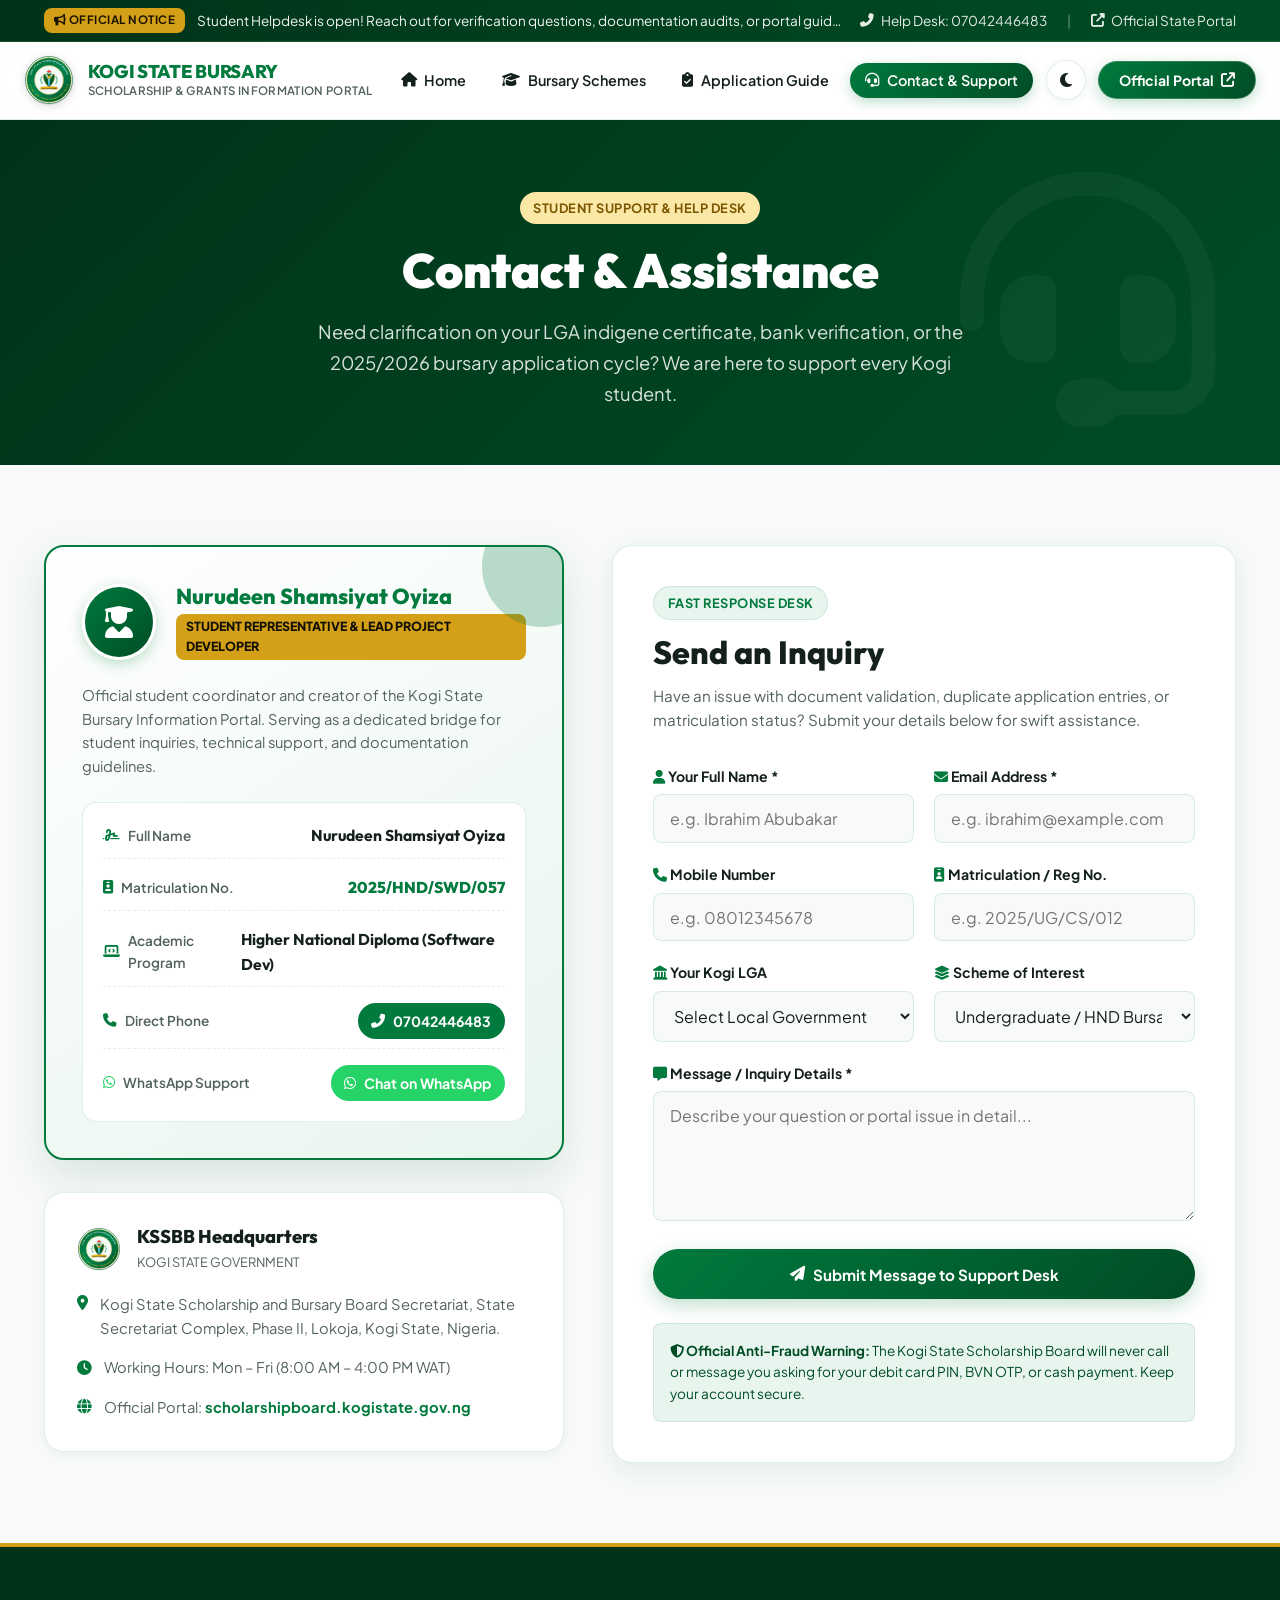
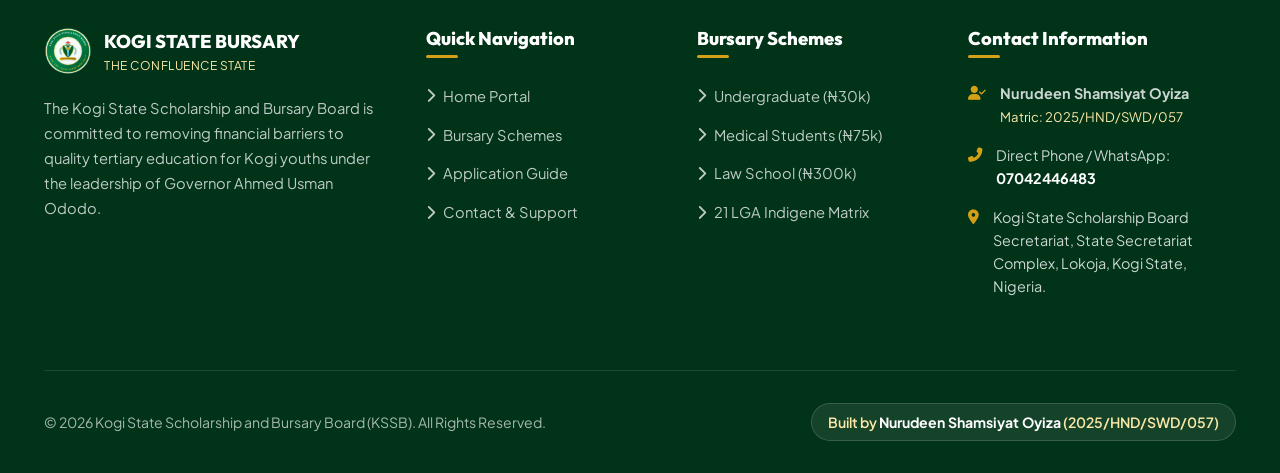
<file: contact.html>
<!DOCTYPE html>
<html lang="en" data-theme="light">
<head>
  <meta charset="UTF-8">
  <meta name="viewport" content="width=device-width, initial-scale=1.0">
  <title>Contact &amp; Student Support | Kogi State Bursary Portal</title>
  <meta name="description" content="Contact the Kogi State Bursary information desk and student liaison Nurudeen Shamsiyat Oyiza (2025/HND/SWD/057). Call 07042446483 for assistance.">
  <link rel="icon" type="image/svg+xml" href="assets/kogi-logo.svg">

  <!-- Font Awesome 6 Icons -->
  <link rel="stylesheet" href="https://cdnjs.cloudflare.com/ajax/libs/font-awesome/6.5.1/css/all.min.css">
  <!-- Main Stylesheet -->
  <link rel="stylesheet" href="css/style.css">
</head>
<body>

  <!-- Official Government Announcement Bar & Live Ticker -->
  <div class="top-bar">
    <div class="container top-bar-inner">
      <div class="ticker-wrap">
        <span class="ticker-badge"><i class="fas fa-bullhorn"></i> Official Notice</span>
        <div class="ticker-content">
          <span>Student Helpdesk is open! Reach out for verification questions, documentation audits, or portal guidelines.</span>
        </div>
      </div>
      <div class="top-bar-links">
        <a href="tel:07042446483" class="top-bar-link"><i class="fas fa-phone-alt"></i> Help Desk: 07042446483</a>
        <span style="opacity:0.4;">|</span>
        <a href="https://scholarshipboard.kogistate.gov.ng" target="_blank" rel="noopener" class="top-bar-link">
          <i class="fas fa-external-link-alt"></i> Official State Portal
        </a>
      </div>
    </div>
  </div>

  <!-- Main Glassmorphic Header & Navigation -->
  <header class="site-header">
    <div class="container nav-container">
      <a href="index.html" class="brand-link" id="contactBrandLink">
        <img src="assets/kogi-logo.svg" alt="Kogi State Scholarship Board Logo" class="brand-logo-img">
        <div class="brand-text">
          <span class="brand-title">KOGI STATE BURSARY</span>
          <span class="brand-subtitle">Scholarship &amp; Grants Information Portal</span>
        </div>
      </a>

      <!-- Navigation Menu -->
      <nav>
        <ul class="nav-menu" id="navMenu">
          <li><a href="index.html" class="nav-link"><i class="fas fa-home"></i> Home</a></li>
          <li><a href="schemes.html" class="nav-link"><i class="fas fa-graduation-cap"></i> Bursary Schemes</a></li>
          <li><a href="application-guide.html" class="nav-link"><i class="fas fa-clipboard-check"></i> Application Guide</a></li>
          <li><a href="contact.html" class="nav-link active"><i class="fas fa-headset"></i> Contact &amp; Support</a></li>
          <li class="mobile-menu-action">
            <a href="https://scholarshipboard.kogistate.gov.ng" target="_blank" rel="noopener" class="btn btn-primary" style="width:100%; margin-top:0.4rem;">
              <span>Go to Official Portal</span> <i class="fas fa-arrow-up-right-from-square"></i>
            </a>
          </li>
          <li class="mobile-menu-action">
            <a href="tel:07042446483" class="btn btn-secondary" style="width:100%; margin-top:0.25rem;">
              <i class="fas fa-phone-alt"></i> <span>Help Desk: 07042446483</span>
            </a>
          </li>
        </ul>
      </nav>

      <!-- Actions & Theme Toggle -->
      <div class="nav-actions">
        <button id="themeToggleBtn" class="theme-toggle-btn" aria-label="Toggle Dark/Light Mode" title="Toggle Theme">
          <i class="fas fa-moon"></i>
        </button>
        <a href="https://scholarshipboard.kogistate.gov.ng" target="_blank" rel="noopener" class="portal-btn" id="contactPortalBtn">
          <span>Official Portal</span> <i class="fas fa-arrow-up-right-from-square"></i>
        </a>
        <button id="mobileNavToggle" class="mobile-toggle-btn" aria-label="Open Navigation Menu">
          <i class="fas fa-bars"></i>
        </button>
      </div>
    </div>
  </header>

  <main>
    <!-- PAGE HERO HEADER -->
    <section style="background:linear-gradient(135deg, var(--primary-deep), var(--primary-dark)); color:#FFFFFF; padding:4.5rem 0 3.5rem; text-align:center; position:relative; overflow:hidden;">
      <div class="container" style="position:relative; z-index:2;">
        <span class="badge badge-gold" style="margin-bottom:1rem; display:inline-block;">Student Support &amp; Help Desk</span>
        <h1 style="font-size:3rem; font-weight:900; margin-bottom:1rem; color:#FFFFFF;">Contact &amp; Assistance</h1>
        <p style="font-size:1.15rem; max-width:680px; margin:0 auto; color:rgba(255,255,255,0.85); line-height:1.7;">
          Need clarification on your LGA indigene certificate, bank verification, or the 2025/2026 bursary application cycle? We are here to support every Kogi student.
        </p>
      </div>
      <div style="position:absolute; right:5%; bottom:-30px; font-size:16rem; color:rgba(255,255,255,0.04); pointer-events:none;">
        <i class="fas fa-headset"></i>
      </div>
    </section>

    <!-- CONTACT MAIN LAYOUT -->
    <section class="section">
      <div class="container">
        <div class="contact-layout-grid">
          <!-- Left Column: Student Representative Profile & Official KSSB Info -->
          <div>
            <!-- Special Profile Card: Nurudeen Shamsiyat Oyiza -->
            <div class="student-rep-card reveal">
              <div class="rep-header">
                <div class="rep-avatar">
                  <i class="fas fa-user-graduate"></i>
                </div>
                <div class="rep-title-box">
                  <h3>Nurudeen Shamsiyat Oyiza</h3>
                  <span class="rep-tag">Student Representative &amp; Lead Project Developer</span>
                </div>
              </div>

              <p style="font-size:0.92rem; color:var(--text-muted); line-height:1.6; margin-bottom:1.5rem;">
                Official student coordinator and creator of the Kogi State Bursary Information Portal. Serving as a dedicated bridge for student inquiries, technical support, and documentation guidelines.
              </p>

              <div class="rep-details-list">
                <div class="rep-detail-row">
                  <span class="rep-label"><i class="fas fa-signature" style="color:var(--primary);"></i> Full Name</span>
                  <span class="rep-value">Nurudeen Shamsiyat Oyiza</span>
                </div>

                <div class="rep-detail-row">
                  <span class="rep-label"><i class="fas fa-id-badge" style="color:var(--primary);"></i> Matriculation No.</span>
                  <span class="rep-value" style="color:var(--primary); font-weight:800;">2025/HND/SWD/057</span>
                </div>

                <div class="rep-detail-row">
                  <span class="rep-label"><i class="fas fa-laptop-code" style="color:var(--primary);"></i> Academic Program</span>
                  <span class="rep-value">Higher National Diploma (Software Dev)</span>
                </div>

                <div class="rep-detail-row">
                  <span class="rep-label"><i class="fas fa-phone" style="color:var(--primary);"></i> Direct Phone</span>
                  <div style="display:flex; align-items:center; gap:0.5rem;">
                    <a href="tel:07042446483" class="rep-phone-btn" title="Call directly">
                      <i class="fas fa-phone-alt"></i> 07042446483
                    </a>
                  </div>
                </div>

                <div class="rep-detail-row">
                  <span class="rep-label"><i class="fab fa-whatsapp" style="color:#25D366;"></i> WhatsApp Support</span>
                  <a href="https://wa.me/2347042446483?text=Hello%20Nurudeen%20Shamsiyat,%20I%20have%20an%20inquiry%20regarding%20the%20Kogi%20State%20Bursary" target="_blank" rel="noopener" class="rep-phone-btn" style="background:#25D366;">
                    <i class="fab fa-whatsapp"></i> Chat on WhatsApp
                  </a>
                </div>
              </div>
            </div>

            <!-- Official Board Headquarters Secretariat Card -->
            <div class="scheme-card reveal" style="padding:2rem;">
              <div style="display:flex; align-items:center; gap:1rem; margin-bottom:1.25rem;">
                <img src="assets/kogi-logo.svg" alt="Kogi Seal" style="width:44px; height:44px;">
                <div>
                  <h4 style="font-size:1.15rem; font-weight:800;">KSSBB Headquarters</h4>
                  <span style="font-size:0.8rem; color:var(--text-muted); text-transform:uppercase;">Kogi State Government</span>
                </div>
              </div>

              <div style="display:flex; flex-direction:column; gap:1rem; font-size:0.92rem; color:var(--text-muted);">
                <div style="display:flex; align-items:flex-start; gap:0.75rem;">
                  <i class="fas fa-location-dot" style="color:var(--primary); margin-top:3px;"></i>
                  <span>Kogi State Scholarship and Bursary Board Secretariat, State Secretariat Complex, Phase II, Lokoja, Kogi State, Nigeria.</span>
                </div>
                <div style="display:flex; align-items:center; gap:0.75rem;">
                  <i class="fas fa-clock" style="color:var(--primary);"></i>
                  <span>Working Hours: Mon – Fri (8:00 AM – 4:00 PM WAT)</span>
                </div>
                <div style="display:flex; align-items:center; gap:0.75rem;">
                  <i class="fas fa-globe" style="color:var(--primary);"></i>
                  <span>Official Portal: <a href="https://scholarshipboard.kogistate.gov.ng" target="_blank" rel="noopener" style="color:var(--primary); font-weight:700;">scholarshipboard.kogistate.gov.ng</a></span>
                </div>
              </div>
            </div>
          </div>

          <!-- Right Column: Interactive Inquiries & Support Form -->
          <div class="contact-form-card reveal">
            <span class="badge badge-green" style="margin-bottom:0.75rem;">Fast Response Desk</span>
            <h2 style="font-size:2rem; font-weight:800; margin-bottom:0.75rem;">Send an Inquiry</h2>
            <p style="font-size:0.95rem; color:var(--text-muted); margin-bottom:2rem; line-height:1.6;">
              Have an issue with document validation, duplicate application entries, or matriculation status? Submit your details below for swift assistance.
            </p>

            <form id="bursaryContactForm">
              <div class="form-grid-2" style="margin-bottom:1.25rem;">
                <div class="form-group">
                  <label class="form-label" for="contactName"><i class="fas fa-user" style="color:var(--primary);"></i> Your Full Name *</label>
                  <input type="text" id="contactName" class="form-input" placeholder="e.g. Ibrahim Abubakar" required>
                </div>
                <div class="form-group">
                  <label class="form-label" for="contactEmail"><i class="fas fa-envelope" style="color:var(--primary);"></i> Email Address *</label>
                  <input type="email" id="contactEmail" class="form-input" placeholder="e.g. ibrahim@example.com" required>
                </div>
              </div>

              <div class="form-grid-2" style="margin-bottom:1.25rem;">
                <div class="form-group">
                  <label class="form-label" for="contactPhone"><i class="fas fa-phone" style="color:var(--primary);"></i> Mobile Number</label>
                  <input type="tel" id="contactPhone" class="form-input" placeholder="e.g. 08012345678">
                </div>
                <div class="form-group">
                  <label class="form-label" for="contactMatric"><i class="fas fa-id-badge" style="color:var(--primary);"></i> Matriculation / Reg No.</label>
                  <input type="text" id="contactMatric" class="form-input" placeholder="e.g. 2025/UG/CS/012">
                </div>
              </div>

              <div class="form-grid-2" style="margin-bottom:1.25rem;">
                <div class="form-group">
                  <label class="form-label" for="contactLga"><i class="fas fa-landmark" style="color:var(--primary);"></i> Your Kogi LGA</label>
                  <select id="contactLga" class="form-select">
                    <option value="" selected>Select Local Government</option>
                    <option value="Adavi">Adavi</option>
                    <option value="Ajaokuta">Ajaokuta</option>
                    <option value="Ankpa">Ankpa</option>
                    <option value="Bassa">Bassa</option>
                    <option value="Dekina">Dekina</option>
                    <option value="Ibaji">Ibaji</option>
                    <option value="Idah">Idah</option>
                    <option value="Igalamela-Odolu">Igalamela-Odolu</option>
                    <option value="Ijumu">Ijumu</option>
                    <option value="Kabba/Bunu">Kabba/Bunu</option>
                    <option value="Kogi">Kogi (Koton Karfe)</option>
                    <option value="Lokoja">Lokoja</option>
                    <option value="Mopa-Muro">Mopa-Muro</option>
                    <option value="Ofu">Ofu</option>
                    <option value="Ogori/Magongo">Ogori/Magongo</option>
                    <option value="Okehi">Okehi</option>
                    <option value="Okene">Okene</option>
                    <option value="Olamaboro">Olamaboro</option>
                    <option value="Omala">Omala</option>
                    <option value="Yagba East">Yagba East</option>
                    <option value="Yagba West">Yagba West</option>
                  </select>
                </div>

                <div class="form-group">
                  <label class="form-label" for="contactCategory"><i class="fas fa-layer-group" style="color:var(--primary);"></i> Scheme of Interest</label>
                  <select id="contactCategory" class="form-select">
                    <option value="undergraduate">Undergraduate / HND Bursary (₦30k)</option>
                    <option value="medical">Medical Students Grant (₦75k)</option>
                    <option value="law">Law School Bursary (₦300k)</option>
                    <option value="general">General Verification Inquiry</option>
                  </select>
                </div>
              </div>

              <div class="form-group" style="margin-bottom:1.75rem;">
                <label class="form-label" for="contactMessage"><i class="fas fa-message" style="color:var(--primary);"></i> Message / Inquiry Details *</label>
                <textarea id="contactMessage" class="form-input form-textarea" placeholder="Describe your question or portal issue in detail..." required></textarea>
              </div>

              <button type="submit" class="btn btn-primary" style="width:100%; padding:0.95rem;">
                <i class="fas fa-paper-plane"></i> Submit Message to Support Desk
              </button>
            </form>

            <div style="margin-top:1.5rem; padding:1rem; background:var(--primary-subtle); border-radius:var(--radius-sm); border:1px solid var(--border-color); font-size:0.85rem; color:var(--primary-dark);">
              <i class="fas fa-shield-halved"></i> <strong>Official Anti-Fraud Warning:</strong> The Kogi State Scholarship Board will never call or message you asking for your debit card PIN, BVN OTP, or cash payment. Keep your account secure.
            </div>
          </div>
        </div>
      </div>
    </section>
  </main>

  <!-- OFFICIAL SITE FOOTER -->
  <footer class="site-footer">
    <div class="container">
      <div class="footer-grid">
        <div>
          <div style="display:flex; align-items:center; gap:0.75rem; margin-bottom:1rem;">
            <img src="assets/kogi-logo.svg" alt="Kogi Seal" style="width:48px; height:48px;">
            <div>
              <div style="font-family:'Outfit', sans-serif; font-size:1.15rem; font-weight:800; color:#FFFFFF;">KOGI STATE BURSARY</div>
              <div style="font-size:0.75rem; color:var(--secondary-gold-light); text-transform:uppercase; letter-spacing:0.5px;">The Confluence State</div>
            </div>
          </div>
          <p class="footer-brand-desc">
            The Kogi State Scholarship and Bursary Board is committed to removing financial barriers to quality tertiary education for Kogi youths under the leadership of Governor Ahmed Usman Ododo.
          </p>
        </div>

        <div>
          <h4 class="footer-heading">Quick Navigation</h4>
          <ul class="footer-links">
            <li><a href="index.html" class="footer-link"><i class="fas fa-chevron-right"></i> Home Portal</a></li>
            <li><a href="schemes.html" class="footer-link"><i class="fas fa-chevron-right"></i> Bursary Schemes</a></li>
            <li><a href="application-guide.html" class="footer-link"><i class="fas fa-chevron-right"></i> Application Guide</a></li>
            <li><a href="contact.html" class="footer-link"><i class="fas fa-chevron-right"></i> Contact &amp; Support</a></li>
          </ul>
        </div>

        <div>
          <h4 class="footer-heading">Bursary Schemes</h4>
          <ul class="footer-links">
            <li><a href="schemes.html#undergraduate" class="footer-link"><i class="fas fa-chevron-right"></i> Undergraduate (₦30k)</a></li>
            <li><a href="schemes.html#medical" class="footer-link"><i class="fas fa-chevron-right"></i> Medical Students (₦75k)</a></li>
            <li><a href="schemes.html#law-school" class="footer-link"><i class="fas fa-chevron-right"></i> Law School (₦300k)</a></li>
            <li><a href="schemes.html#lgas" class="footer-link"><i class="fas fa-chevron-right"></i> 21 LGA Indigene Matrix</a></li>
          </ul>
        </div>

        <div>
          <h4 class="footer-heading">Contact Information</h4>
          <div class="footer-contact-item">
            <i class="fas fa-user-check"></i>
            <div>
              <strong>Nurudeen Shamsiyat Oyiza</strong><br>
              <span style="font-size:0.82rem; color:var(--secondary-gold-light);">Matric: 2025/HND/SWD/057</span>
            </div>
          </div>
          <div class="footer-contact-item">
            <i class="fas fa-phone-alt"></i>
            <div>
              <span>Direct Phone / WhatsApp:</span><br>
              <a href="tel:07042446483" style="color:#FFFFFF; font-weight:700;">07042446483</a>
            </div>
          </div>
          <div class="footer-contact-item">
            <i class="fas fa-location-dot"></i>
            <div>
              Kogi State Scholarship Board Secretariat, State Secretariat Complex, Lokoja, Kogi State, Nigeria.
            </div>
          </div>
        </div>
      </div>

      <div class="footer-bottom">
        <div>
          &copy; 2026 Kogi State Scholarship and Bursary Board (KSSB). All Rights Reserved.
        </div>
        <div class="student-credit-pill">
          Built by <strong style="color:#FFFFFF;">Nurudeen Shamsiyat Oyiza</strong> (2025/HND/SWD/057)
        </div>
      </div>
    </div>
  </footer>

  <script src="js/main.js"></script>
</body>
</html>
</file>
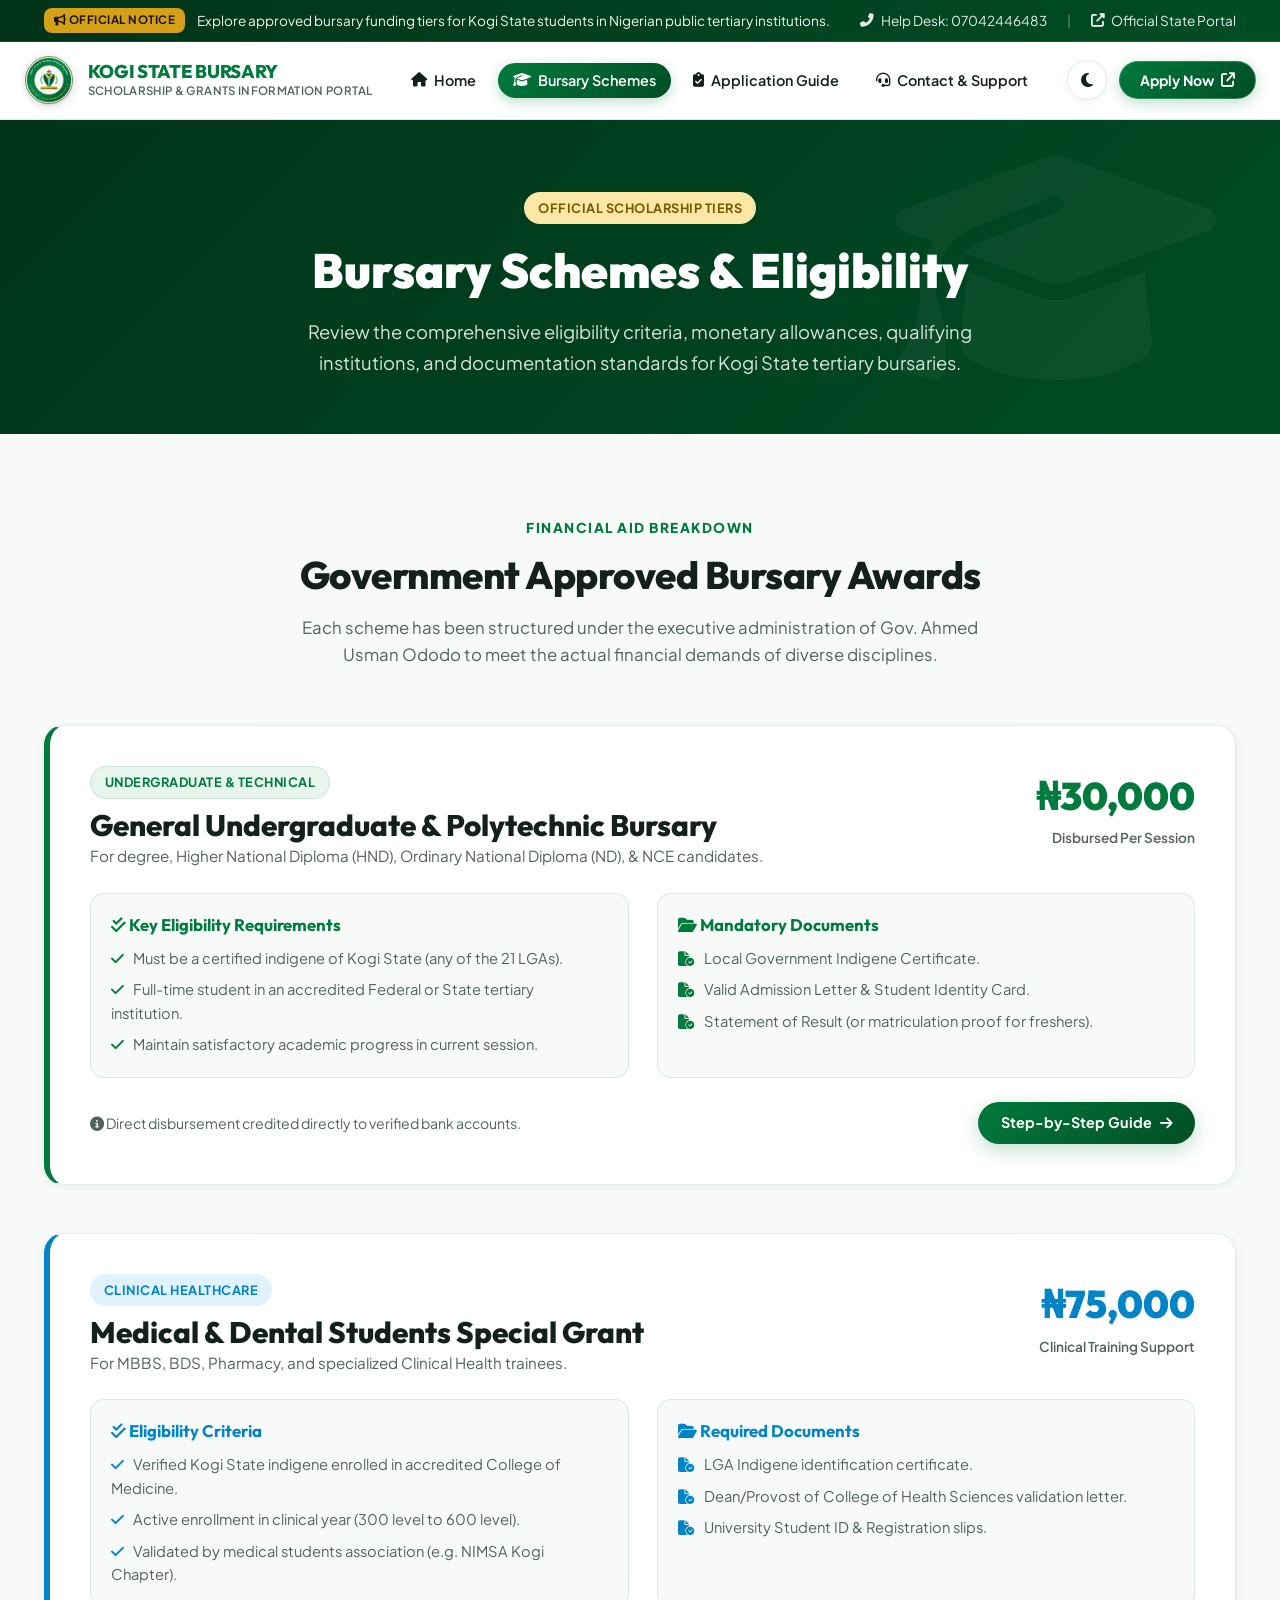
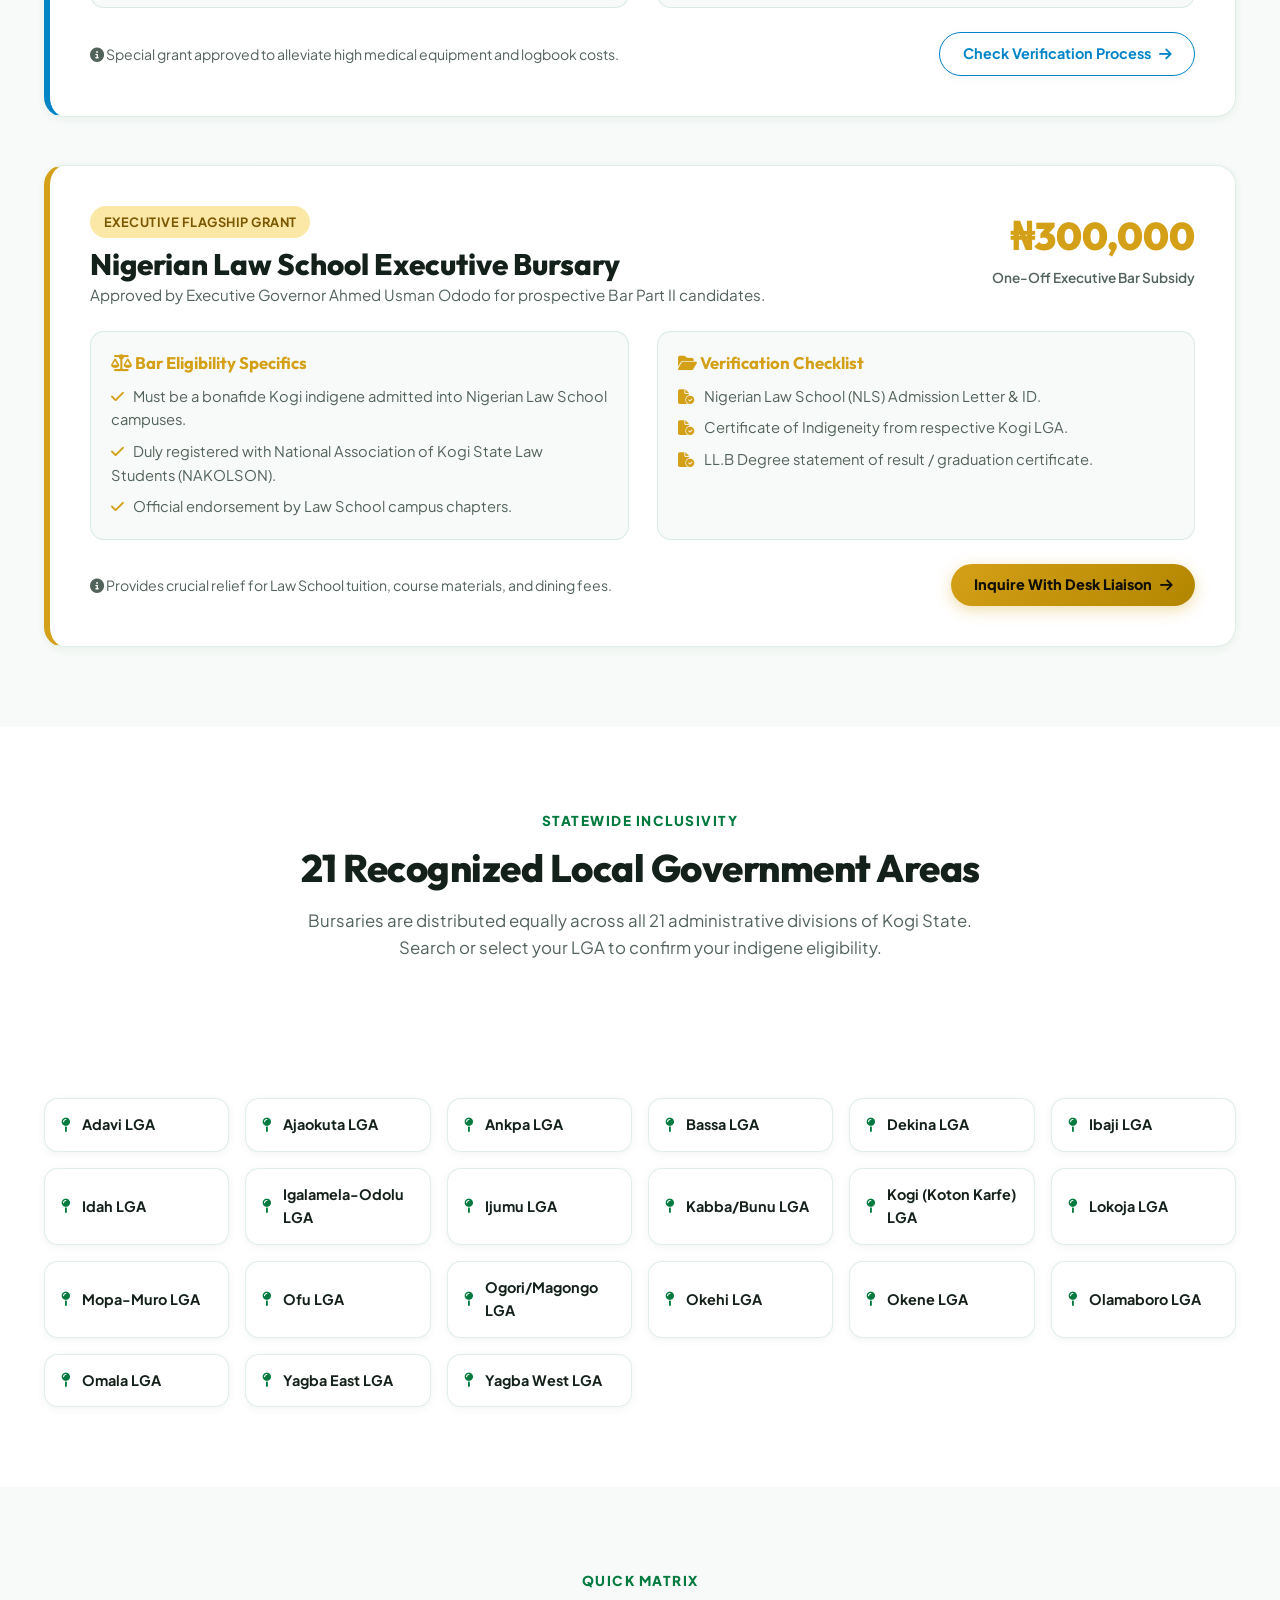
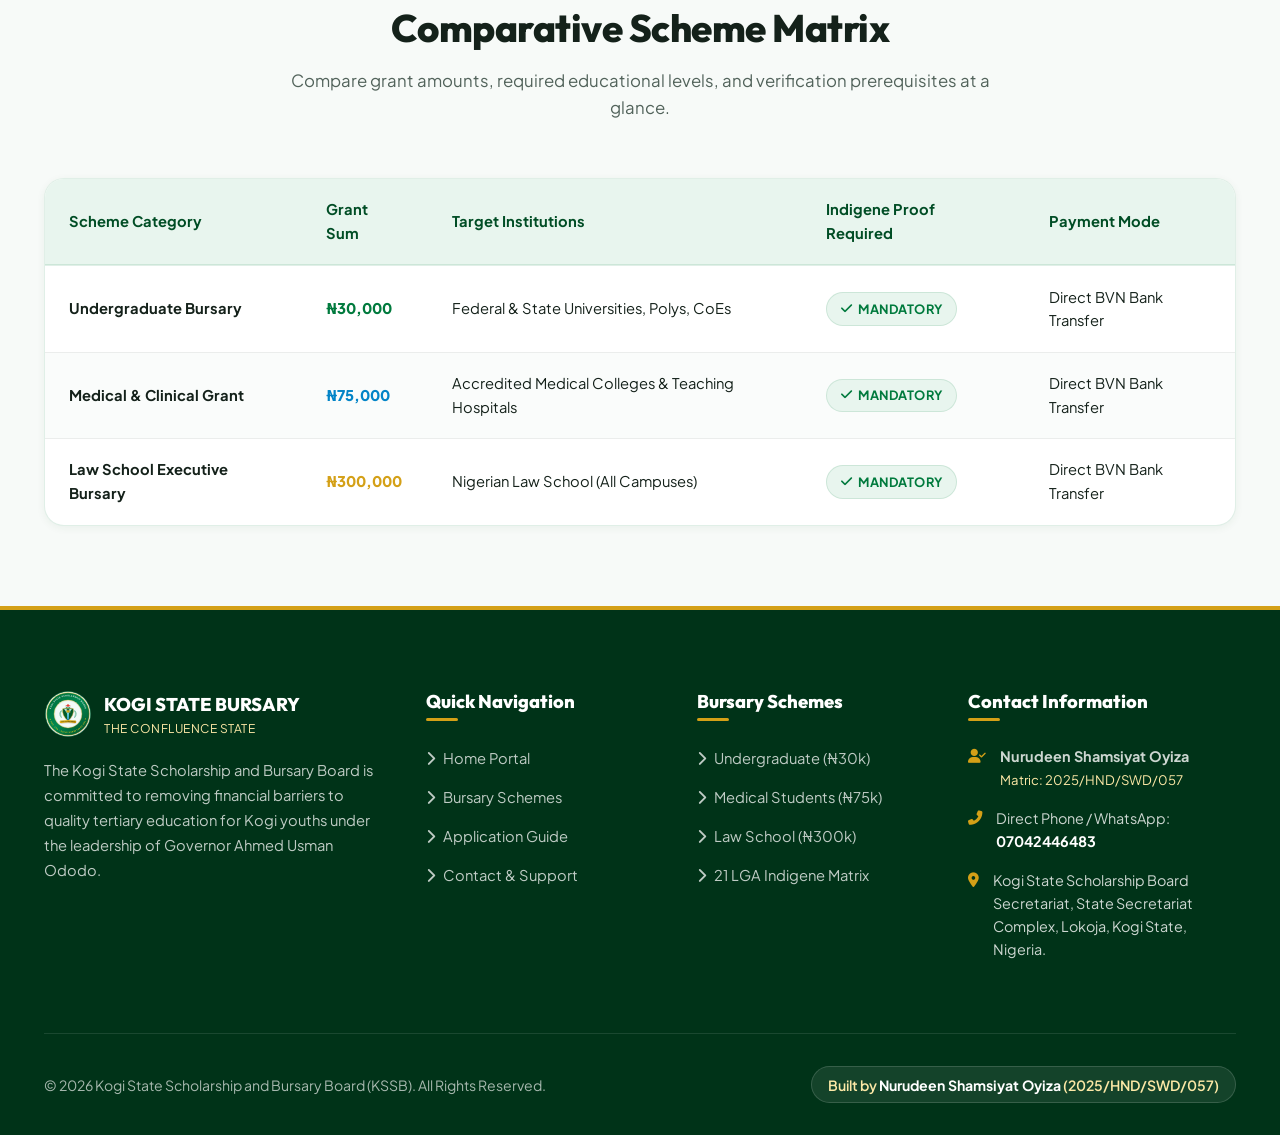
<file: schemes.html>
<!DOCTYPE html>
<html lang="en" data-theme="light">
<head>
  <meta charset="UTF-8">
  <meta name="viewport" content="width=device-width, initial-scale=1.0">
  <title>Bursary Schemes &amp; Eligibility | Kogi State Bursary Information Portal</title>
  <meta name="description" content="Explore Kogi State Bursary schemes: Undergraduate ₦30,000, Medical students ₦75,000, and Nigerian Law School ₦300,000 grant. Check eligibility across all 21 LGAs.">
  <link rel="icon" type="image/svg+xml" href="assets/kogi-logo.svg">

  <!-- Font Awesome 6 Icons -->
  <link rel="stylesheet" href="https://cdnjs.cloudflare.com/ajax/libs/font-awesome/6.5.1/css/all.min.css">
  <!-- Main Stylesheet -->
  <link rel="stylesheet" href="css/style.css">
</head>
<body>

  <!-- Official Government Announcement Bar & Live Ticker -->
  <div class="top-bar">
    <div class="container top-bar-inner">
      <div class="ticker-wrap">
        <span class="ticker-badge"><i class="fas fa-bullhorn"></i> Official Notice</span>
        <div class="ticker-content">
          <span>Explore approved bursary funding tiers for Kogi State students in Nigerian public tertiary institutions.</span>
        </div>
      </div>
      <div class="top-bar-links">
        <a href="tel:07042446483" class="top-bar-link"><i class="fas fa-phone-alt"></i> Help Desk: 07042446483</a>
        <span style="opacity:0.4;">|</span>
        <a href="https://scholarshipboard.kogistate.gov.ng" target="_blank" rel="noopener" class="top-bar-link">
          <i class="fas fa-external-link-alt"></i> Official State Portal
        </a>
      </div>
    </div>
  </div>

  <!-- Main Glassmorphic Header & Navigation -->
  <header class="site-header">
    <div class="container nav-container">
      <a href="index.html" class="brand-link" id="schemesBrandLink">
        <img src="assets/kogi-logo.svg" alt="Kogi State Scholarship Board Logo" class="brand-logo-img">
        <div class="brand-text">
          <span class="brand-title">KOGI STATE BURSARY</span>
          <span class="brand-subtitle">Scholarship &amp; Grants Information Portal</span>
        </div>
      </a>

      <!-- Navigation Menu -->
      <nav>
        <ul class="nav-menu" id="navMenu">
          <li><a href="index.html" class="nav-link"><i class="fas fa-home"></i> Home</a></li>
          <li><a href="schemes.html" class="nav-link active"><i class="fas fa-graduation-cap"></i> Bursary Schemes</a></li>
          <li><a href="application-guide.html" class="nav-link"><i class="fas fa-clipboard-check"></i> Application Guide</a></li>
          <li><a href="contact.html" class="nav-link"><i class="fas fa-headset"></i> Contact &amp; Support</a></li>
          <li class="mobile-menu-action">
            <a href="https://scholarshipboard.kogistate.gov.ng" target="_blank" rel="noopener" class="btn btn-primary" style="width:100%; margin-top:0.4rem;">
              <span>Go to Official Portal</span> <i class="fas fa-arrow-up-right-from-square"></i>
            </a>
          </li>
          <li class="mobile-menu-action">
            <a href="tel:07042446483" class="btn btn-secondary" style="width:100%; margin-top:0.25rem;">
              <i class="fas fa-phone-alt"></i> <span>Help Desk: 07042446483</span>
            </a>
          </li>
        </ul>
      </nav>

      <!-- Actions & Theme Toggle -->
      <div class="nav-actions">
        <button id="themeToggleBtn" class="theme-toggle-btn" aria-label="Toggle Dark/Light Mode" title="Toggle Theme">
          <i class="fas fa-moon"></i>
        </button>
        <a href="https://scholarshipboard.kogistate.gov.ng" target="_blank" rel="noopener" class="portal-btn" id="schemesApplyBtn">
          <span>Apply Now</span> <i class="fas fa-arrow-up-right-from-square"></i>
        </a>
        <button id="mobileNavToggle" class="mobile-toggle-btn" aria-label="Open Navigation Menu">
          <i class="fas fa-bars"></i>
        </button>
      </div>
    </div>
  </header>

  <main>
    <!-- PAGE HERO HEADER -->
    <section style="background:linear-gradient(135deg, var(--primary-deep), var(--primary-dark)); color:#FFFFFF; padding:4.5rem 0 3.5rem; text-align:center; position:relative; overflow:hidden;">
      <div class="container" style="position:relative; z-index:2;">
        <span class="badge badge-gold" style="margin-bottom:1rem; display:inline-block;">Official Scholarship Tiers</span>
        <h1 style="font-size:3rem; font-weight:900; margin-bottom:1rem; color:#FFFFFF;">Bursary Schemes &amp; Eligibility</h1>
        <p style="font-size:1.15rem; max-width:680px; margin:0 auto; color:rgba(255,255,255,0.85); line-height:1.7;">
          Review the comprehensive eligibility criteria, monetary allowances, qualifying institutions, and documentation standards for Kogi State tertiary bursaries.
        </p>
      </div>
      <div style="position:absolute; right:5%; bottom:-30px; font-size:16rem; color:rgba(255,255,255,0.04); pointer-events:none;">
        <i class="fas fa-graduation-cap"></i>
      </div>
    </section>

    <!-- DETAILED SCHEME CARDS -->
    <section class="section">
      <div class="container">
        <div class="section-header reveal">
          <span class="section-subtitle">Financial Aid Breakdown</span>
          <h2 class="section-title">Government Approved Bursary Awards</h2>
          <p class="section-desc">Each scheme has been structured under the executive administration of Gov. Ahmed Usman Ododo to meet the actual financial demands of diverse disciplines.</p>
        </div>

        <div style="display:flex; flex-direction:column; gap:3rem;">
          <!-- Scheme 1: Regular Undergraduate -->
          <div id="undergraduate" class="scheme-card reveal" style="padding:2.5rem; border-left:6px solid var(--primary);">
            <div style="display:flex; justify-content:space-between; align-items:flex-start; flex-wrap:wrap; gap:1rem; margin-bottom:1.5rem;">
              <div>
                <span class="badge badge-green" style="margin-bottom:0.5rem;">Undergraduate &amp; Technical</span>
                <h3 style="font-size:1.85rem; font-weight:800; color:var(--text-main);">General Undergraduate &amp; Polytechnic Bursary</h3>
                <div style="font-size:0.95rem; color:var(--text-muted);">For degree, Higher National Diploma (HND), Ordinary National Diploma (ND), &amp; NCE candidates.</div>
              </div>
              <div style="text-align:right;">
                <div style="font-family:'Outfit',sans-serif; font-size:2.4rem; font-weight:900; color:var(--primary);">₦30,000</div>
                <div style="font-size:0.85rem; color:var(--text-muted); font-weight:600;">Disbursed Per Session</div>
              </div>
            </div>

            <div style="display:grid; grid-template-columns: repeat(auto-fit, minmax(280px, 1fr)); gap:1.75rem; margin-bottom:1.5rem;">
              <div style="background:var(--bg-body); padding:1.25rem; border-radius:var(--radius-md); border:1px solid var(--border-color);">
                <h4 style="font-size:1.05rem; margin-bottom:0.75rem; color:var(--primary);"><i class="fas fa-check-double"></i> Key Eligibility Requirements</h4>
                <ul style="list-style:none; display:flex; flex-direction:column; gap:0.5rem; font-size:0.92rem; color:var(--text-muted);">
                  <li><i class="fas fa-check" style="color:var(--primary); margin-right:6px;"></i> Must be a certified indigene of Kogi State (any of the 21 LGAs).</li>
                  <li><i class="fas fa-check" style="color:var(--primary); margin-right:6px;"></i> Full-time student in an accredited Federal or State tertiary institution.</li>
                  <li><i class="fas fa-check" style="color:var(--primary); margin-right:6px;"></i> Maintain satisfactory academic progress in current session.</li>
                </ul>
              </div>

              <div style="background:var(--bg-body); padding:1.25rem; border-radius:var(--radius-md); border:1px solid var(--border-color);">
                <h4 style="font-size:1.05rem; margin-bottom:0.75rem; color:var(--primary);"><i class="fas fa-folder-open"></i> Mandatory Documents</h4>
                <ul style="list-style:none; display:flex; flex-direction:column; gap:0.5rem; font-size:0.92rem; color:var(--text-muted);">
                  <li><i class="fas fa-file-circle-check" style="color:var(--primary); margin-right:6px;"></i> Local Government Indigene Certificate.</li>
                  <li><i class="fas fa-file-circle-check" style="color:var(--primary); margin-right:6px;"></i> Valid Admission Letter &amp; Student Identity Card.</li>
                  <li><i class="fas fa-file-circle-check" style="color:var(--primary); margin-right:6px;"></i> Statement of Result (or matriculation proof for freshers).</li>
                </ul>
              </div>
            </div>

            <div style="display:flex; justify-content:space-between; align-items:center; flex-wrap:wrap; gap:1rem;">
              <span style="font-size:0.88rem; color:var(--text-muted);"><i class="fas fa-info-circle"></i> Direct disbursement credited directly to verified bank accounts.</span>
              <a href="application-guide.html" class="btn btn-primary" style="padding:0.6rem 1.4rem; font-size:0.9rem;">
                Step-by-Step Guide <i class="fas fa-arrow-right"></i>
              </a>
            </div>
          </div>

          <!-- Scheme 2: Medical Students Grant -->
          <div id="medical" class="scheme-card reveal" style="padding:2.5rem; border-left:6px solid #0284C7;">
            <div style="display:flex; justify-content:space-between; align-items:flex-start; flex-wrap:wrap; gap:1rem; margin-bottom:1.5rem;">
              <div>
                <span class="badge" style="background:#E0F2FE; color:#0284C7; margin-bottom:0.5rem;">Clinical Healthcare</span>
                <h3 style="font-size:1.85rem; font-weight:800; color:var(--text-main);">Medical &amp; Dental Students Special Grant</h3>
                <div style="font-size:0.95rem; color:var(--text-muted);">For MBBS, BDS, Pharmacy, and specialized Clinical Health trainees.</div>
              </div>
              <div style="text-align:right;">
                <div style="font-family:'Outfit',sans-serif; font-size:2.4rem; font-weight:900; color:#0284C7;">₦75,000</div>
                <div style="font-size:0.85rem; color:var(--text-muted); font-weight:600;">Clinical Training Support</div>
              </div>
            </div>

            <div style="display:grid; grid-template-columns: repeat(auto-fit, minmax(280px, 1fr)); gap:1.75rem; margin-bottom:1.5rem;">
              <div style="background:var(--bg-body); padding:1.25rem; border-radius:var(--radius-md); border:1px solid var(--border-color);">
                <h4 style="font-size:1.05rem; margin-bottom:0.75rem; color:#0284C7;"><i class="fas fa-check-double"></i> Eligibility Criteria</h4>
                <ul style="list-style:none; display:flex; flex-direction:column; gap:0.5rem; font-size:0.92rem; color:var(--text-muted);">
                  <li><i class="fas fa-check" style="color:#0284C7; margin-right:6px;"></i> Verified Kogi State indigene enrolled in accredited College of Medicine.</li>
                  <li><i class="fas fa-check" style="color:#0284C7; margin-right:6px;"></i> Active enrollment in clinical year (300 level to 600 level).</li>
                  <li><i class="fas fa-check" style="color:#0284C7; margin-right:6px;"></i> Validated by medical students association (e.g. NIMSA Kogi Chapter).</li>
                </ul>
              </div>

              <div style="background:var(--bg-body); padding:1.25rem; border-radius:var(--radius-md); border:1px solid var(--border-color);">
                <h4 style="font-size:1.05rem; margin-bottom:0.75rem; color:#0284C7;"><i class="fas fa-folder-open"></i> Required Documents</h4>
                <ul style="list-style:none; display:flex; flex-direction:column; gap:0.5rem; font-size:0.92rem; color:var(--text-muted);">
                  <li><i class="fas fa-file-circle-check" style="color:#0284C7; margin-right:6px;"></i> LGA Indigene identification certificate.</li>
                  <li><i class="fas fa-file-circle-check" style="color:#0284C7; margin-right:6px;"></i> Dean/Provost of College of Health Sciences validation letter.</li>
                  <li><i class="fas fa-file-circle-check" style="color:#0284C7; margin-right:6px;"></i> University Student ID &amp; Registration slips.</li>
                </ul>
              </div>
            </div>

            <div style="display:flex; justify-content:space-between; align-items:center; flex-wrap:wrap; gap:1rem;">
              <span style="font-size:0.88rem; color:var(--text-muted);"><i class="fas fa-info-circle"></i> Special grant approved to alleviate high medical equipment and logbook costs.</span>
              <a href="application-guide.html" class="btn btn-secondary" style="border-color:#0284C7; color:#0284C7; padding:0.6rem 1.4rem; font-size:0.9rem;">
                Check Verification Process <i class="fas fa-arrow-right"></i>
              </a>
            </div>
          </div>

          <!-- Scheme 3: Law School Grant -->
          <div id="law-school" class="scheme-card reveal" style="padding:2.5rem; border-left:6px solid var(--secondary-gold);">
            <div style="display:flex; justify-content:space-between; align-items:flex-start; flex-wrap:wrap; gap:1rem; margin-bottom:1.5rem;">
              <div>
                <span class="badge badge-gold" style="margin-bottom:0.5rem;">Executive Flagship Grant</span>
                <h3 style="font-size:1.85rem; font-weight:800; color:var(--text-main);">Nigerian Law School Executive Bursary</h3>
                <div style="font-size:0.95rem; color:var(--text-muted);">Approved by Executive Governor Ahmed Usman Ododo for prospective Bar Part II candidates.</div>
              </div>
              <div style="text-align:right;">
                <div style="font-family:'Outfit',sans-serif; font-size:2.4rem; font-weight:900; color:var(--secondary-gold);">₦300,000</div>
                <div style="font-size:0.85rem; color:var(--text-muted); font-weight:600;">One-Off Executive Bar Subsidy</div>
              </div>
            </div>

            <div style="display:grid; grid-template-columns: repeat(auto-fit, minmax(280px, 1fr)); gap:1.75rem; margin-bottom:1.5rem;">
              <div style="background:var(--bg-body); padding:1.25rem; border-radius:var(--radius-md); border:1px solid var(--border-color);">
                <h4 style="font-size:1.05rem; margin-bottom:0.75rem; color:var(--secondary-gold);"><i class="fas fa-scale-balanced"></i> Bar Eligibility Specifics</h4>
                <ul style="list-style:none; display:flex; flex-direction:column; gap:0.5rem; font-size:0.92rem; color:var(--text-muted);">
                  <li><i class="fas fa-check" style="color:var(--secondary-gold); margin-right:6px;"></i> Must be a bonafide Kogi indigene admitted into Nigerian Law School campuses.</li>
                  <li><i class="fas fa-check" style="color:var(--secondary-gold); margin-right:6px;"></i> Duly registered with National Association of Kogi State Law Students (NAKOLSON).</li>
                  <li><i class="fas fa-check" style="color:var(--secondary-gold); margin-right:6px;"></i> Official endorsement by Law School campus chapters.</li>
                </ul>
              </div>

              <div style="background:var(--bg-body); padding:1.25rem; border-radius:var(--radius-md); border:1px solid var(--border-color);">
                <h4 style="font-size:1.05rem; margin-bottom:0.75rem; color:var(--secondary-gold);"><i class="fas fa-folder-open"></i> Verification Checklist</h4>
                <ul style="list-style:none; display:flex; flex-direction:column; gap:0.5rem; font-size:0.92rem; color:var(--text-muted);">
                  <li><i class="fas fa-file-circle-check" style="color:var(--secondary-gold); margin-right:6px;"></i> Nigerian Law School (NLS) Admission Letter &amp; ID.</li>
                  <li><i class="fas fa-file-circle-check" style="color:var(--secondary-gold); margin-right:6px;"></i> Certificate of Indigeneity from respective Kogi LGA.</li>
                  <li><i class="fas fa-file-circle-check" style="color:var(--secondary-gold); margin-right:6px;"></i> LL.B Degree statement of result / graduation certificate.</li>
                </ul>
              </div>
            </div>

            <div style="display:flex; justify-content:space-between; align-items:center; flex-wrap:wrap; gap:1rem;">
              <span style="font-size:0.88rem; color:var(--text-muted);"><i class="fas fa-info-circle"></i> Provides crucial relief for Law School tuition, course materials, and dining fees.</span>
              <a href="contact.html" class="btn btn-gold" style="padding:0.6rem 1.4rem; font-size:0.9rem;">
                Inquire With Desk Liaison <i class="fas fa-arrow-right"></i>
              </a>
            </div>
          </div>
        </div>
      </div>
    </section>

    <!-- 21 LOCAL GOVERNMENT AREAS DIRECTORY -->
    <section class="section section-alt" id="lgas">
      <div class="container">
        <div class="section-header reveal">
          <span class="section-subtitle">Statewide Inclusivity</span>
          <h2 class="section-title">21 Recognized Local Government Areas</h2>
          <p class="section-desc">Bursaries are distributed equally across all 21 administrative divisions of Kogi State. Search or select your LGA to confirm your indigene eligibility.</p>
        </div>

        <!-- LGA Search Field -->
        <div class="lga-search-bar reveal">
          <div style="position:relative; width:100%;">
            <input type="text" id="lgaSearchInput" class="form-input" placeholder="Type to filter your LGA (e.g. Okene, Lokoja, Ankpa, Yagba...)" style="padding-left:2.75rem;">
            <i class="fas fa-search" style="position:absolute; left:1rem; top:50%; transform:translateY(-50%); color:var(--primary);"></i>
          </div>
        </div>

        <!-- LGA Grid Badges -->
        <div class="lga-grid reveal">
          <div class="lga-badge-card"><i class="fas fa-map-pin"></i> <span>Adavi LGA</span></div>
          <div class="lga-badge-card"><i class="fas fa-map-pin"></i> <span>Ajaokuta LGA</span></div>
          <div class="lga-badge-card"><i class="fas fa-map-pin"></i> <span>Ankpa LGA</span></div>
          <div class="lga-badge-card"><i class="fas fa-map-pin"></i> <span>Bassa LGA</span></div>
          <div class="lga-badge-card"><i class="fas fa-map-pin"></i> <span>Dekina LGA</span></div>
          <div class="lga-badge-card"><i class="fas fa-map-pin"></i> <span>Ibaji LGA</span></div>
          <div class="lga-badge-card"><i class="fas fa-map-pin"></i> <span>Idah LGA</span></div>
          <div class="lga-badge-card"><i class="fas fa-map-pin"></i> <span>Igalamela-Odolu LGA</span></div>
          <div class="lga-badge-card"><i class="fas fa-map-pin"></i> <span>Ijumu LGA</span></div>
          <div class="lga-badge-card"><i class="fas fa-map-pin"></i> <span>Kabba/Bunu LGA</span></div>
          <div class="lga-badge-card"><i class="fas fa-map-pin"></i> <span>Kogi (Koton Karfe) LGA</span></div>
          <div class="lga-badge-card"><i class="fas fa-map-pin"></i> <span>Lokoja LGA</span></div>
          <div class="lga-badge-card"><i class="fas fa-map-pin"></i> <span>Mopa-Muro LGA</span></div>
          <div class="lga-badge-card"><i class="fas fa-map-pin"></i> <span>Ofu LGA</span></div>
          <div class="lga-badge-card"><i class="fas fa-map-pin"></i> <span>Ogori/Magongo LGA</span></div>
          <div class="lga-badge-card"><i class="fas fa-map-pin"></i> <span>Okehi LGA</span></div>
          <div class="lga-badge-card"><i class="fas fa-map-pin"></i> <span>Okene LGA</span></div>
          <div class="lga-badge-card"><i class="fas fa-map-pin"></i> <span>Olamaboro LGA</span></div>
          <div class="lga-badge-card"><i class="fas fa-map-pin"></i> <span>Omala LGA</span></div>
          <div class="lga-badge-card"><i class="fas fa-map-pin"></i> <span>Yagba East LGA</span></div>
          <div class="lga-badge-card"><i class="fas fa-map-pin"></i> <span>Yagba West LGA</span></div>
        </div>
      </div>
    </section>

    <!-- COMPARISON MATRIX TABLE -->
    <section class="section">
      <div class="container">
        <div class="section-header reveal">
          <span class="section-subtitle">Quick Matrix</span>
          <h2 class="section-title">Comparative Scheme Matrix</h2>
          <p class="section-desc">Compare grant amounts, required educational levels, and verification prerequisites at a glance.</p>
        </div>

        <div style="background:var(--bg-surface); border:1px solid var(--border-color); border-radius:var(--radius-lg); overflow-x:auto; box-shadow:var(--shadow-sm);" class="reveal">
          <table style="width:100%; border-collapse:collapse; text-align:left; font-size:0.92rem;">
            <thead>
              <tr style="background:var(--primary-subtle); color:var(--primary-dark); font-weight:800; border-bottom:2px solid var(--border-color);">
                <th style="padding:1.2rem 1.5rem;">Scheme Category</th>
                <th style="padding:1.2rem 1.5rem;">Grant Sum</th>
                <th style="padding:1.2rem 1.5rem;">Target Institutions</th>
                <th style="padding:1.2rem 1.5rem;">Indigene Proof Required</th>
                <th style="padding:1.2rem 1.5rem;">Payment Mode</th>
              </tr>
            </thead>
            <tbody>
              <tr style="border-bottom:1px solid var(--border-light);">
                <td style="padding:1.2rem 1.5rem; font-weight:700;">Undergraduate Bursary</td>
                <td style="padding:1.2rem 1.5rem; font-weight:800; color:var(--primary);">₦30,000</td>
                <td style="padding:1.2rem 1.5rem;">Federal &amp; State Universities, Polys, CoEs</td>
                <td style="padding:1.2rem 1.5rem;"><span class="badge badge-green"><i class="fas fa-check"></i> Mandatory</span></td>
                <td style="padding:1.2rem 1.5rem;">Direct BVN Bank Transfer</td>
              </tr>
              <tr style="border-bottom:1px solid var(--border-light); background:rgba(0,122,61,0.02);">
                <td style="padding:1.2rem 1.5rem; font-weight:700;">Medical &amp; Clinical Grant</td>
                <td style="padding:1.2rem 1.5rem; font-weight:800; color:#0284C7;">₦75,000</td>
                <td style="padding:1.2rem 1.5rem;">Accredited Medical Colleges &amp; Teaching Hospitals</td>
                <td style="padding:1.2rem 1.5rem;"><span class="badge badge-green"><i class="fas fa-check"></i> Mandatory</span></td>
                <td style="padding:1.2rem 1.5rem;">Direct BVN Bank Transfer</td>
              </tr>
              <tr>
                <td style="padding:1.2rem 1.5rem; font-weight:700;">Law School Executive Bursary</td>
                <td style="padding:1.2rem 1.5rem; font-weight:800; color:var(--secondary-gold);">₦300,000</td>
                <td style="padding:1.2rem 1.5rem;">Nigerian Law School (All Campuses)</td>
                <td style="padding:1.2rem 1.5rem;"><span class="badge badge-green"><i class="fas fa-check"></i> Mandatory</span></td>
                <td style="padding:1.2rem 1.5rem;">Direct BVN Bank Transfer</td>
              </tr>
            </tbody>
          </table>
        </div>
      </div>
    </section>
  </main>

  <!-- OFFICIAL SITE FOOTER -->
  <footer class="site-footer">
    <div class="container">
      <div class="footer-grid">
        <div>
          <div style="display:flex; align-items:center; gap:0.75rem; margin-bottom:1rem;">
            <img src="assets/kogi-logo.svg" alt="Kogi Seal" style="width:48px; height:48px;">
            <div>
              <div style="font-family:'Outfit', sans-serif; font-size:1.15rem; font-weight:800; color:#FFFFFF;">KOGI STATE BURSARY</div>
              <div style="font-size:0.75rem; color:var(--secondary-gold-light); text-transform:uppercase; letter-spacing:0.5px;">The Confluence State</div>
            </div>
          </div>
          <p class="footer-brand-desc">
            The Kogi State Scholarship and Bursary Board is committed to removing financial barriers to quality tertiary education for Kogi youths under the leadership of Governor Ahmed Usman Ododo.
          </p>
        </div>

        <div>
          <h4 class="footer-heading">Quick Navigation</h4>
          <ul class="footer-links">
            <li><a href="index.html" class="footer-link"><i class="fas fa-chevron-right"></i> Home Portal</a></li>
            <li><a href="schemes.html" class="footer-link"><i class="fas fa-chevron-right"></i> Bursary Schemes</a></li>
            <li><a href="application-guide.html" class="footer-link"><i class="fas fa-chevron-right"></i> Application Guide</a></li>
            <li><a href="contact.html" class="footer-link"><i class="fas fa-chevron-right"></i> Contact &amp; Support</a></li>
          </ul>
        </div>

        <div>
          <h4 class="footer-heading">Bursary Schemes</h4>
          <ul class="footer-links">
            <li><a href="schemes.html#undergraduate" class="footer-link"><i class="fas fa-chevron-right"></i> Undergraduate (₦30k)</a></li>
            <li><a href="schemes.html#medical" class="footer-link"><i class="fas fa-chevron-right"></i> Medical Students (₦75k)</a></li>
            <li><a href="schemes.html#law-school" class="footer-link"><i class="fas fa-chevron-right"></i> Law School (₦300k)</a></li>
            <li><a href="schemes.html#lgas" class="footer-link"><i class="fas fa-chevron-right"></i> 21 LGA Indigene Matrix</a></li>
          </ul>
        </div>

        <div>
          <h4 class="footer-heading">Contact Information</h4>
          <div class="footer-contact-item">
            <i class="fas fa-user-check"></i>
            <div>
              <strong>Nurudeen Shamsiyat Oyiza</strong><br>
              <span style="font-size:0.82rem; color:var(--secondary-gold-light);">Matric: 2025/HND/SWD/057</span>
            </div>
          </div>
          <div class="footer-contact-item">
            <i class="fas fa-phone-alt"></i>
            <div>
              <span>Direct Phone / WhatsApp:</span><br>
              <a href="tel:07042446483" style="color:#FFFFFF; font-weight:700;">07042446483</a>
            </div>
          </div>
          <div class="footer-contact-item">
            <i class="fas fa-location-dot"></i>
            <div>
              Kogi State Scholarship Board Secretariat, State Secretariat Complex, Lokoja, Kogi State, Nigeria.
            </div>
          </div>
        </div>
      </div>

      <div class="footer-bottom">
        <div>
          &copy; 2026 Kogi State Scholarship and Bursary Board (KSSB). All Rights Reserved.
        </div>
        <div class="student-credit-pill">
          Built by <strong style="color:#FFFFFF;">Nurudeen Shamsiyat Oyiza</strong> (2025/HND/SWD/057)
        </div>
      </div>
    </div>
  </footer>

  <script src="js/main.js"></script>
</body>
</html>
</file>
<file: css/style.css>
/* ==========================================================================
   KOGI STATE BURSARY INFORMATION PORTAL - MAIN STYLESHEET
   Primary Palette: Green & White (Official Kogi State & National Heritage)
   Author / Representative: Nurudeen Shamsiyat Oyiza (2025/HND/SWD/057)
   ========================================================================== */

@import url('https://fonts.googleapis.com/css2?family=Outfit:wght@300;400;500;600;700;800;900&family=Plus+Jakarta+Sans:wght@300;400;500;600;700&display=swap');

:root {
  /* Primary Green & White Theme Tokens */
  --primary: #007A3D;
  --primary-dark: #004D25;
  --primary-deep: #003318;
  --primary-light: #00A854;
  --primary-subtle: #E8F5EE;
  --primary-glow: rgba(0, 122, 61, 0.25);
  
  --secondary-gold: #D4A017;
  --secondary-gold-light: #FCE8A6;
  --accent-emerald: #10B981;
  --accent-cyan: #0284C7;

  /* Surfaces & Neutrals (Light Mode Default) */
  --bg-body: #F7FAF8;
  --bg-surface: #FFFFFF;
  --bg-surface-elevated: #FFFFFF;
  --bg-card: rgba(255, 255, 255, 0.9);
  --border-color: rgba(0, 122, 61, 0.12);
  --border-light: rgba(0, 0, 0, 0.06);

  /* Typography */
  --text-main: #14211A;
  --text-muted: #52635B;
  --text-inverse: #FFFFFF;

  /* Glassmorphism & Shadows */
  --glass-bg: rgba(255, 255, 255, 0.85);
  --glass-border: rgba(255, 255, 255, 0.6);
  --shadow-sm: 0 2px 8px rgba(0, 77, 37, 0.06);
  --shadow-md: 0 8px 24px rgba(0, 77, 37, 0.08);
  --shadow-lg: 0 16px 40px rgba(0, 77, 37, 0.12);
  --shadow-glow: 0 0 25px rgba(0, 168, 84, 0.35);

  /* Layout & Transitions */
  --radius-sm: 8px;
  --radius-md: 14px;
  --radius-lg: 20px;
  --radius-full: 9999px;
  --transition-fast: 0.2s cubic-bezier(0.4, 0, 0.2, 1);
  --transition-normal: 0.35s cubic-bezier(0.4, 0, 0.2, 1);
  --transition-bounce: 0.5s cubic-bezier(0.34, 1.56, 0.64, 1);
  --container-max: 1240px;
}

/* Dark Mode Overrides */
[data-theme="dark"] {
  --bg-body: #0A140F;
  --bg-surface: #101F18;
  --bg-surface-elevated: #162B21;
  --bg-card: rgba(16, 31, 24, 0.85);
  --border-color: rgba(0, 168, 84, 0.2);
  --border-light: rgba(255, 255, 255, 0.07);

  --text-main: #EDF7F2;
  --text-muted: #9EBAAD;
  --text-inverse: #0A140F;

  --primary-subtle: rgba(0, 122, 61, 0.25);
  --glass-bg: rgba(16, 31, 24, 0.88);
  --glass-border: rgba(255, 255, 255, 0.1);
  --shadow-sm: 0 2px 8px rgba(0, 0, 0, 0.3);
  --shadow-md: 0 8px 24px rgba(0, 0, 0, 0.45);
  --shadow-lg: 0 16px 40px rgba(0, 0, 0, 0.6);
}

/* Base Resets */
*, *::before, *::after {
  box-sizing: border-box;
  margin: 0;
  padding: 0;
}

html {
  scroll-behavior: smooth;
  font-size: 16px;
}

body {
  font-family: 'Plus Jakarta Sans', -apple-system, BlinkMacSystemFont, 'Segoe UI', Roboto, sans-serif;
  background-color: var(--bg-body);
  color: var(--text-main);
  line-height: 1.6;
  min-height: 100vh;
  display: flex;
  flex-direction: column;
  overflow-x: hidden;
  transition: background-color var(--transition-normal), color var(--transition-normal);
}

h1, h2, h3, h4, h5, h6 {
  font-family: 'Outfit', sans-serif;
  color: var(--text-main);
  line-height: 1.25;
  font-weight: 700;
}

a {
  color: inherit;
  text-decoration: none;
  transition: color var(--transition-fast);
}

img, svg {
  display: block;
  max-width: 100%;
}

button, input, select, textarea {
  font-family: inherit;
  font-size: 1rem;
}

.container {
  width: 100%;
  max-width: var(--container-max);
  margin-left: auto;
  margin-right: auto;
  padding-left: 1.5rem;
  padding-right: 1.5rem;
}

/* ==========================================================================
   OFFICIAL TOP BAR & TICKER
   ========================================================================== */
.top-bar {
  background: linear-gradient(90deg, var(--primary-deep), var(--primary-dark));
  color: #FFFFFF;
  font-size: 0.85rem;
  padding: 0.5rem 0;
  border-bottom: 1px solid rgba(255, 255, 255, 0.1);
}

.top-bar-inner {
  display: flex;
  justify-content: space-between;
  align-items: center;
  gap: 1rem;
}

.ticker-wrap {
  display: flex;
  align-items: center;
  overflow: hidden;
  gap: 0.75rem;
  flex: 1;
}

.ticker-badge {
  background: var(--secondary-gold);
  color: #1A1400;
  font-weight: 700;
  font-size: 0.72rem;
  padding: 0.2rem 0.6rem;
  border-radius: var(--radius-sm);
  text-transform: uppercase;
  letter-spacing: 0.5px;
  white-space: nowrap;
  animation: pulse-gold 2s infinite ease-in-out;
}

.ticker-content {
  white-space: nowrap;
  overflow: hidden;
  text-overflow: ellipsis;
  opacity: 0.95;
}

.top-bar-links {
  display: flex;
  align-items: center;
  gap: 1.25rem;
  white-space: nowrap;
}

.top-bar-link {
  display: inline-flex;
  align-items: center;
  gap: 0.4rem;
  color: rgba(255, 255, 255, 0.9);
  transition: color var(--transition-fast);
}

.top-bar-link:hover {
  color: var(--secondary-gold-light);
}

/* ==========================================================================
   NAVIGATION HEADER
   ========================================================================== */
.site-header {
  position: sticky;
  top: 0;
  z-index: 1000;
  background: var(--glass-bg);
  backdrop-filter: blur(14px);
  -webkit-backdrop-filter: blur(14px);
  border-bottom: 1px solid var(--border-color);
  transition: all var(--transition-normal);
}

.site-header.scrolled {
  box-shadow: var(--shadow-md);
  padding: 0.25rem 0;
}

.nav-container {
  display: flex;
  align-items: center;
  justify-content: space-between;
  padding: 0.85rem 1.5rem;
  max-width: 1360px;
  margin: 0 auto;
  width: 100%;
}

.brand-link {
  display: flex;
  align-items: center;
  gap: 0.85rem;
  flex-shrink: 0;
  white-space: nowrap;
}

.brand-logo-img {
  width: 50px;
  height: 50px;
  object-fit: contain;
  filter: drop-shadow(0 2px 5px rgba(0, 0, 0, 0.15));
  transition: transform var(--transition-bounce);
  flex-shrink: 0;
}

.brand-link:hover .brand-logo-img {
  transform: rotate(5deg) scale(1.05);
}

.brand-text {
  display: flex;
  flex-direction: column;
  white-space: nowrap;
}

.brand-title {
  font-family: 'Outfit', sans-serif;
  font-size: 1.15rem;
  font-weight: 800;
  color: var(--primary);
  letter-spacing: -0.3px;
  line-height: 1.15;
  white-space: nowrap;
}

[data-theme="dark"] .brand-title {
  color: #38DF87;
}

.brand-subtitle {
  font-size: 0.72rem;
  font-weight: 600;
  color: var(--text-muted);
  letter-spacing: 0.35px;
  text-transform: uppercase;
  white-space: nowrap;
}

.nav-menu {
  display: flex;
  align-items: center;
  gap: 0.4rem;
  list-style: none;
  flex-shrink: 0;
  white-space: nowrap;
}

.mobile-menu-action {
  display: none;
}

.nav-backdrop {
  position: fixed;
  top: 0;
  left: 0;
  width: 100vw;
  height: 100vh;
  background: rgba(0, 0, 0, 0.45);
  backdrop-filter: blur(3px);
  -webkit-backdrop-filter: blur(3px);
  z-index: 998;
  opacity: 0;
  visibility: hidden;
  transition: opacity 0.3s ease, visibility 0.3s ease;
}

.nav-backdrop.show {
  opacity: 1;
  visibility: visible;
}

body.nav-open {
  overflow: hidden;
}

.nav-link {
  display: inline-flex;
  align-items: center;
  gap: 0.45rem;
  padding: 0.55rem 0.95rem;
  border-radius: var(--radius-full);
  font-weight: 600;
  font-size: 0.9rem;
  color: var(--text-main);
  position: relative;
  white-space: nowrap;
  flex-shrink: 0;
  line-height: 1.2;
  transition: all var(--transition-fast);
}

.nav-link:hover {
  color: var(--primary);
  background-color: var(--primary-subtle);
}

.nav-link.active {
  color: #FFFFFF;
  background: linear-gradient(135deg, var(--primary), var(--primary-dark));
  box-shadow: 0 4px 12px var(--primary-glow);
}

.nav-actions {
  display: flex;
  align-items: center;
  gap: 0.75rem;
  flex-shrink: 0;
  white-space: nowrap;
}

.theme-toggle-btn {
  background: var(--bg-surface);
  border: 1px solid var(--border-color);
  color: var(--text-main);
  width: 40px;
  height: 40px;
  border-radius: var(--radius-full);
  display: flex;
  align-items: center;
  justify-content: center;
  cursor: pointer;
  transition: all var(--transition-fast);
  box-shadow: var(--shadow-sm);
  flex-shrink: 0;
}

.theme-toggle-btn:hover {
  color: var(--primary);
  border-color: var(--primary);
  transform: rotate(20deg);
}

.portal-btn {
  display: inline-flex;
  align-items: center;
  gap: 0.45rem;
  padding: 0.6rem 1.25rem;
  background: linear-gradient(135deg, var(--primary), var(--primary-dark));
  color: #FFFFFF;
  border-radius: var(--radius-full);
  font-weight: 700;
  font-size: 0.88rem;
  box-shadow: 0 4px 14px var(--primary-glow);
  transition: all var(--transition-fast);
  border: 1px solid rgba(255, 255, 255, 0.2);
  white-space: nowrap;
  flex-shrink: 0;
  line-height: 1.2;
}

.portal-btn:hover {
  background: linear-gradient(135deg, var(--primary-light), var(--primary));
  transform: translateY(-2px);
  box-shadow: var(--shadow-glow);
  color: #FFFFFF;
}

.mobile-toggle-btn {
  display: none;
  background: none;
  border: none;
  color: var(--text-main);
  font-size: 1.5rem;
  cursor: pointer;
  padding: 0.4rem;
}

/* ==========================================================================
   BUTTONS & BADGES
   ========================================================================== */
.btn {
  display: inline-flex;
  align-items: center;
  justify-content: center;
  gap: 0.5rem;
  padding: 0.8rem 1.6rem;
  border-radius: var(--radius-full);
  font-weight: 700;
  font-size: 0.95rem;
  cursor: pointer;
  border: none;
  transition: all var(--transition-fast);
  text-align: center;
}

.btn-primary {
  background: linear-gradient(135deg, var(--primary), var(--primary-dark));
  color: #FFFFFF;
  box-shadow: 0 6px 20px var(--primary-glow);
}

.btn-primary:hover {
  background: linear-gradient(135deg, var(--primary-light), var(--primary));
  transform: translateY(-2px);
  box-shadow: var(--shadow-glow);
  color: #FFFFFF;
}

.btn-secondary {
  background: var(--bg-surface);
  color: var(--primary);
  border: 1.5px solid var(--primary);
  box-shadow: var(--shadow-sm);
}

.btn-secondary:hover {
  background: var(--primary-subtle);
  transform: translateY(-2px);
}

.btn-gold {
  background: linear-gradient(135deg, var(--secondary-gold), #B38600);
  color: #121005;
  font-weight: 800;
  box-shadow: 0 4px 15px rgba(212, 160, 23, 0.35);
}

.btn-gold:hover {
  transform: translateY(-2px);
  box-shadow: 0 6px 20px rgba(212, 160, 23, 0.5);
}

.badge {
  display: inline-flex;
  align-items: center;
  gap: 0.4rem;
  padding: 0.35rem 0.85rem;
  border-radius: var(--radius-full);
  font-size: 0.8rem;
  font-weight: 700;
  text-transform: uppercase;
  letter-spacing: 0.5px;
}

.badge-green {
  background: var(--primary-subtle);
  color: var(--primary);
  border: 1px solid var(--border-color);
}

.badge-gold {
  background: var(--secondary-gold-light);
  color: #7A5700;
}

/* ==========================================================================
   HERO SECTION
   ========================================================================== */
.hero-section {
  position: relative;
  padding: 4.5rem 0 5rem;
  background: radial-gradient(circle at 10% 20%, rgba(0, 122, 61, 0.08) 0%, transparent 40%),
              radial-gradient(circle at 90% 80%, rgba(212, 160, 23, 0.06) 0%, transparent 40%);
  overflow: hidden;
}

.hero-grid {
  display: grid;
  grid-template-columns: 1.15fr 0.85fr;
  align-items: center;
  gap: 3.5rem;
}

.hero-pill {
  display: inline-flex;
  align-items: center;
  gap: 0.6rem;
  background: var(--bg-surface);
  border: 1px solid var(--border-color);
  padding: 0.4rem 1rem;
  border-radius: var(--radius-full);
  font-size: 0.85rem;
  font-weight: 700;
  color: var(--primary);
  box-shadow: var(--shadow-sm);
  margin-bottom: 1.5rem;
}

.hero-pill-dot {
  width: 8px;
  height: 8px;
  background: var(--accent-emerald);
  border-radius: 50%;
  animation: pulse-dot 1.8s infinite;
}

.hero-title {
  font-size: 3.25rem;
  font-weight: 900;
  letter-spacing: -1.2px;
  line-height: 1.12;
  margin-bottom: 1.25rem;
}

.hero-title .text-gradient {
  background: linear-gradient(135deg, var(--primary), var(--accent-emerald));
  -webkit-background-clip: text;
  -webkit-text-fill-color: transparent;
}

.hero-lead {
  font-size: 1.15rem;
  color: var(--text-muted);
  line-height: 1.7;
  margin-bottom: 2rem;
  max-width: 580px;
}

.hero-actions {
  display: flex;
  flex-wrap: wrap;
  align-items: center;
  gap: 1rem;
  margin-bottom: 2.5rem;
}

.hero-card-media {
  position: relative;
}

.hero-image-wrap {
  position: relative;
  border-radius: var(--radius-lg);
  overflow: hidden;
  box-shadow: var(--shadow-lg);
  border: 4px solid var(--bg-surface);
  transform: perspective(1000px) rotateY(-3deg) rotateX(2deg);
  transition: transform var(--transition-normal);
}

.hero-image-wrap:hover {
  transform: perspective(1000px) rotateY(0deg) rotateX(0deg) scale(1.02);
}

.hero-image {
  width: 100%;
  height: 420px;
  object-fit: cover;
  display: block;
}

.hero-floating-card {
  position: absolute;
  bottom: -20px;
  left: -25px;
  background: var(--glass-bg);
  backdrop-filter: blur(16px);
  -webkit-backdrop-filter: blur(16px);
  padding: 1.2rem 1.5rem;
  border-radius: var(--radius-md);
  border: 1px solid var(--glass-border);
  box-shadow: var(--shadow-lg);
  display: flex;
  align-items: center;
  gap: 1rem;
  animation: float 4s ease-in-out infinite;
}

.floating-icon {
  width: 48px;
  height: 48px;
  background: linear-gradient(135deg, var(--primary), var(--primary-light));
  color: #FFFFFF;
  border-radius: var(--radius-md);
  display: flex;
  align-items: center;
  justify-content: center;
  font-size: 1.4rem;
}

.floating-title {
  font-size: 0.8rem;
  text-transform: uppercase;
  color: var(--text-muted);
  font-weight: 700;
}

.floating-value {
  font-size: 1.35rem;
  font-weight: 800;
  color: var(--primary);
  font-family: 'Outfit', sans-serif;
}

.hero-floating-grant {
  position: absolute;
  top: 20px;
  right: -20px;
  background: var(--bg-surface);
  border: 1px solid var(--border-color);
  padding: 0.9rem 1.25rem;
  border-radius: var(--radius-md);
  box-shadow: var(--shadow-md);
  display: flex;
  align-items: center;
  gap: 0.75rem;
  animation: float-reverse 4.5s ease-in-out infinite;
}

/* ==========================================================================
   STATISTICS COUNTER SECTION
   ========================================================================== */
.stats-section {
  padding: 3rem 0;
  background: linear-gradient(135deg, var(--primary-deep), var(--primary-dark));
  color: #FFFFFF;
  position: relative;
  margin-top: -20px;
  z-index: 10;
  border-radius: var(--radius-lg);
  box-shadow: var(--shadow-lg);
}

.stats-grid {
  display: grid;
  grid-template-columns: repeat(4, 1fr);
  gap: 2rem;
  text-align: center;
}

.stat-item {
  padding: 1rem;
  position: relative;
}

.stat-item:not(:last-child)::after {
  content: '';
  position: absolute;
  right: 0;
  top: 20%;
  height: 60%;
  width: 1px;
  background: rgba(255, 255, 255, 0.15);
}

.stat-number {
  font-family: 'Outfit', sans-serif;
  font-size: 2.75rem;
  font-weight: 900;
  color: var(--secondary-gold-light);
  line-height: 1;
  margin-bottom: 0.5rem;
}

.stat-label {
  font-size: 0.95rem;
  font-weight: 600;
  color: rgba(255, 255, 255, 0.85);
}

/* ==========================================================================
   SECTION COMMON HEADINGS & CARDS
   ========================================================================== */
.section {
  padding: 5rem 0;
}

.section-alt {
  background-color: var(--bg-surface);
}

.section-header {
  text-align: center;
  max-width: 720px;
  margin: 0 auto 3.5rem;
}

.section-subtitle {
  color: var(--primary);
  font-weight: 800;
  font-size: 0.85rem;
  text-transform: uppercase;
  letter-spacing: 1.5px;
  margin-bottom: 0.75rem;
  display: inline-block;
}

.section-title {
  font-size: 2.4rem;
  font-weight: 800;
  margin-bottom: 1rem;
  letter-spacing: -0.5px;
}

.section-desc {
  font-size: 1.05rem;
  color: var(--text-muted);
}

/* ==========================================================================
   INTERACTIVE ELIGIBILITY PRE-CHECKER WIDGET
   ========================================================================== */
.checker-card {
  background: var(--bg-surface);
  border: 1px solid var(--border-color);
  border-radius: var(--radius-lg);
  padding: 2.5rem;
  box-shadow: var(--shadow-lg);
  position: relative;
  overflow: hidden;
}

.checker-card::before {
  content: '';
  position: absolute;
  top: 0;
  left: 0;
  width: 100%;
  height: 5px;
  background: linear-gradient(90deg, var(--primary), var(--secondary-gold));
}

.checker-form-grid {
  display: grid;
  grid-template-columns: repeat(3, 1fr) auto;
  gap: 1.25rem;
  align-items: end;
}

.form-group {
  display: flex;
  flex-direction: column;
  gap: 0.45rem;
}

.form-label {
  font-size: 0.88rem;
  font-weight: 700;
  color: var(--text-main);
}

.form-select, .form-input {
  width: 100%;
  padding: 0.8rem 1rem;
  border-radius: var(--radius-sm);
  border: 1.5px solid var(--border-color);
  background: var(--bg-body);
  color: var(--text-main);
  outline: none;
  transition: all var(--transition-fast);
}

.form-select:focus, .form-input:focus {
  border-color: var(--primary);
  background: var(--bg-surface);
  box-shadow: 0 0 0 4px var(--primary-glow);
}

.checker-result-box {
  margin-top: 1.5rem;
  padding: 1.25rem 1.5rem;
  border-radius: var(--radius-md);
  display: none;
  animation: fadeIn 0.4s ease-out forwards;
}

.checker-result-box.eligible {
  background: var(--primary-subtle);
  border: 1.5px solid var(--primary);
  color: var(--primary-dark);
}

.checker-result-box.ineligible {
  background: #FFF1F2;
  border: 1.5px solid #F43F5E;
  color: #9F1239;
}

/* ==========================================================================
   BURSARY SCHEMES CARDS
   ========================================================================== */
.schemes-grid {
  display: grid;
  grid-template-columns: repeat(3, 1fr);
  gap: 2rem;
}

.scheme-card {
  background: var(--bg-surface);
  border-radius: var(--radius-lg);
  border: 1px solid var(--border-color);
  padding: 2.25rem;
  display: flex;
  flex-direction: column;
  position: relative;
  transition: all var(--transition-normal);
  box-shadow: var(--shadow-sm);
}

.scheme-card:hover {
  transform: translateY(-8px);
  box-shadow: var(--shadow-lg);
  border-color: var(--primary);
}

.scheme-card.featured {
  border: 2px solid var(--primary);
  background: linear-gradient(180deg, var(--primary-subtle) 0%, var(--bg-surface) 35%);
}

.scheme-badge {
  position: absolute;
  top: 1.5rem;
  right: 1.5rem;
}

.scheme-icon-box {
  width: 58px;
  height: 58px;
  border-radius: var(--radius-md);
  background: var(--primary-subtle);
  color: var(--primary);
  display: flex;
  align-items: center;
  justify-content: center;
  font-size: 1.6rem;
  margin-bottom: 1.5rem;
}

.scheme-title {
  font-size: 1.4rem;
  font-weight: 800;
  margin-bottom: 0.5rem;
}

.scheme-amount {
  font-family: 'Outfit', sans-serif;
  font-size: 2.1rem;
  font-weight: 900;
  color: var(--primary);
  margin-bottom: 1rem;
  display: flex;
  align-items: baseline;
  gap: 0.3rem;
}

.scheme-amount span {
  font-size: 0.9rem;
  font-weight: 500;
  color: var(--text-muted);
}

.scheme-desc {
  color: var(--text-muted);
  font-size: 0.95rem;
  margin-bottom: 1.5rem;
  line-height: 1.6;
}

.scheme-features {
  list-style: none;
  margin-top: auto;
  margin-bottom: 1.75rem;
  display: flex;
  flex-direction: column;
  gap: 0.65rem;
  font-size: 0.9rem;
}

.scheme-feature-item {
  display: flex;
  align-items: flex-start;
  gap: 0.6rem;
  color: var(--text-main);
}

.scheme-feature-item i {
  color: var(--primary);
  margin-top: 3px;
}

/* ==========================================================================
   STEP-BY-STEP PROCESS / APPLICATION GUIDE
   ========================================================================== */
.steps-container {
  display: grid;
  grid-template-columns: repeat(4, 1fr);
  gap: 1.5rem;
  position: relative;
}

.step-card {
  background: var(--bg-surface);
  border: 1px solid var(--border-color);
  border-radius: var(--radius-md);
  padding: 2rem 1.5rem;
  position: relative;
  transition: all var(--transition-fast);
}

.step-card:hover {
  transform: translateY(-5px);
  border-color: var(--primary);
  box-shadow: var(--shadow-md);
}

.step-number {
  font-family: 'Outfit', sans-serif;
  font-size: 2.5rem;
  font-weight: 900;
  color: var(--primary-light);
  opacity: 0.25;
  position: absolute;
  top: 1rem;
  right: 1.25rem;
}

.step-icon {
  width: 50px;
  height: 50px;
  border-radius: 50%;
  background: var(--primary);
  color: #FFFFFF;
  display: flex;
  align-items: center;
  justify-content: center;
  font-size: 1.25rem;
  margin-bottom: 1.25rem;
}

.step-title {
  font-size: 1.15rem;
  font-weight: 800;
  margin-bottom: 0.6rem;
}

.step-desc {
  font-size: 0.9rem;
  color: var(--text-muted);
  line-height: 1.55;
}

/* ==========================================================================
   DOCUMENT READINESS CHECKLIST (INTERACTIVE TOOL)
   ========================================================================== */
.readiness-widget {
  background: var(--bg-surface);
  border: 1px solid var(--border-color);
  border-radius: var(--radius-lg);
  padding: 2.5rem;
  box-shadow: var(--shadow-lg);
}

.readiness-progress-wrap {
  margin-bottom: 2rem;
}

.progress-header {
  display: flex;
  justify-content: space-between;
  align-items: center;
  margin-bottom: 0.5rem;
  font-weight: 700;
}

.progress-bar-bg {
  width: 100%;
  height: 12px;
  background: var(--border-color);
  border-radius: var(--radius-full);
  overflow: hidden;
}

.progress-bar-fill {
  height: 100%;
  width: 0%;
  background: linear-gradient(90deg, var(--primary), var(--accent-emerald));
  transition: width var(--transition-bounce);
  border-radius: var(--radius-full);
}

.checklist-grid {
  display: grid;
  grid-template-columns: repeat(2, 1fr);
  gap: 1rem;
}

.check-item {
  display: flex;
  align-items: center;
  gap: 1rem;
  padding: 1rem 1.25rem;
  border-radius: var(--radius-md);
  border: 1.5px solid var(--border-color);
  background: var(--bg-body);
  cursor: pointer;
  user-select: none;
  transition: all var(--transition-fast);
}

.check-item:hover {
  background: var(--primary-subtle);
  border-color: var(--primary);
}

.check-item.checked {
  background: var(--primary-subtle);
  border-color: var(--primary);
}

.custom-checkbox {
  width: 22px;
  height: 22px;
  border-radius: 6px;
  border: 2px solid var(--primary);
  display: flex;
  align-items: center;
  justify-content: center;
  color: transparent;
  transition: all var(--transition-fast);
}

.check-item.checked .custom-checkbox {
  background: var(--primary);
  color: #FFFFFF;
}

/* ==========================================================================
   LGA DIRECTORY & SEARCH
   ========================================================================== */
.lga-search-bar {
  display: flex;
  gap: 1rem;
  margin-bottom: 2rem;
  max-width: 600px;
  margin-left: auto;
  margin-right: auto;
}

.lga-grid {
  display: grid;
  grid-template-columns: repeat(auto-fill, minmax(170px, 1fr));
  gap: 1rem;
}

.lga-badge-card {
  background: var(--bg-surface);
  border: 1px solid var(--border-color);
  padding: 0.9rem 1rem;
  border-radius: var(--radius-md);
  display: flex;
  align-items: center;
  gap: 0.75rem;
  font-weight: 700;
  font-size: 0.9rem;
  box-shadow: var(--shadow-sm);
  transition: all var(--transition-fast);
}

.lga-badge-card:hover {
  background: var(--primary);
  color: #FFFFFF;
  transform: translateY(-3px);
  border-color: var(--primary);
}

.lga-badge-card i {
  color: var(--primary);
}

.lga-badge-card:hover i {
  color: #FFFFFF;
}

/* ==========================================================================
   FAQ ACCORDION
   ========================================================================== */
.faq-list {
  display: flex;
  flex-direction: column;
  gap: 1rem;
  max-width: 820px;
  margin: 0 auto;
}

.faq-item {
  background: var(--bg-surface);
  border: 1px solid var(--border-color);
  border-radius: var(--radius-md);
  overflow: hidden;
  transition: all var(--transition-fast);
}

.faq-item.active {
  border-color: var(--primary);
  box-shadow: var(--shadow-sm);
}

.faq-question {
  width: 100%;
  padding: 1.35rem 1.5rem;
  display: flex;
  justify-content: space-between;
  align-items: center;
  background: none;
  border: none;
  font-size: 1.05rem;
  font-weight: 700;
  color: var(--text-main);
  text-align: left;
  cursor: pointer;
}

.faq-icon {
  font-size: 1.1rem;
  color: var(--primary);
  transition: transform var(--transition-fast);
}

.faq-item.active .faq-icon {
  transform: rotate(180deg);
}

.faq-answer {
  max-height: 0;
  overflow: hidden;
  transition: max-height 0.4s ease-out;
  padding: 0 1.5rem;
  color: var(--text-muted);
  font-size: 0.95rem;
  line-height: 1.65;
}

.faq-item.active .faq-answer {
  padding-bottom: 1.35rem;
}

/* ==========================================================================
   CONTACT PAGE & SPECIAL STUDENT PROFILE CARD
   ========================================================================== */
.contact-hero-badge {
  background: var(--primary-subtle);
  border: 1px solid var(--primary);
  color: var(--primary-dark);
  padding: 0.5rem 1.25rem;
  border-radius: var(--radius-full);
  display: inline-flex;
  align-items: center;
  gap: 0.5rem;
  font-weight: 700;
  margin-bottom: 1rem;
}

.contact-layout-grid {
  display: grid;
  grid-template-columns: 1fr 1.2fr;
  gap: 3rem;
  align-items: start;
}

/* Profile Card specifically for Nurudeen Shamsiyat Oyiza */
.student-rep-card {
  background: linear-gradient(145deg, var(--bg-surface) 0%, var(--primary-subtle) 100%);
  border: 2px solid var(--primary);
  border-radius: var(--radius-lg);
  padding: 2.25rem;
  box-shadow: var(--shadow-lg);
  position: relative;
  overflow: hidden;
  margin-bottom: 2rem;
}

.student-rep-card::after {
  content: '';
  position: absolute;
  top: -40px;
  right: -40px;
  width: 120px;
  height: 120px;
  background: var(--primary-glow);
  border-radius: 50%;
  pointer-events: none;
}

.rep-header {
  display: flex;
  align-items: center;
  gap: 1.25rem;
  margin-bottom: 1.5rem;
}

.rep-avatar {
  width: 76px;
  height: 76px;
  border-radius: 50%;
  background: linear-gradient(135deg, var(--primary), var(--primary-dark));
  color: #FFFFFF;
  display: flex;
  align-items: center;
  justify-content: center;
  font-size: 2rem;
  font-weight: 800;
  box-shadow: 0 4px 14px var(--primary-glow);
  border: 3px solid #FFFFFF;
}

.rep-title-box h3 {
  font-size: 1.35rem;
  font-weight: 800;
  color: var(--primary);
}

.rep-tag {
  display: inline-block;
  font-size: 0.78rem;
  font-weight: 800;
  text-transform: uppercase;
  background: var(--secondary-gold);
  color: #121005;
  padding: 0.2rem 0.6rem;
  border-radius: var(--radius-sm);
  margin-top: 0.2rem;
}

.rep-details-list {
  display: flex;
  flex-direction: column;
  gap: 1rem;
  background: var(--bg-surface);
  padding: 1.25rem;
  border-radius: var(--radius-md);
  border: 1px solid var(--border-color);
}

.rep-detail-row {
  display: flex;
  align-items: center;
  justify-content: space-between;
  border-bottom: 1px dashed var(--border-color);
  padding-bottom: 0.6rem;
}

.rep-detail-row:last-child {
  border-bottom: none;
  padding-bottom: 0;
}

.rep-label {
  font-size: 0.85rem;
  color: var(--text-muted);
  font-weight: 600;
  display: flex;
  align-items: center;
  gap: 0.5rem;
}

.rep-value {
  font-family: 'Outfit', sans-serif;
  font-weight: 700;
  font-size: 0.98rem;
  color: var(--text-main);
}

.rep-phone-btn {
  display: inline-flex;
  align-items: center;
  gap: 0.5rem;
  background: var(--primary);
  color: #FFFFFF;
  padding: 0.4rem 0.85rem;
  border-radius: var(--radius-full);
  font-weight: 700;
  font-size: 0.88rem;
  transition: all var(--transition-fast);
}

.rep-phone-btn:hover {
  background: var(--primary-light);
  transform: translateY(-2px);
  color: #FFFFFF;
}

/* Contact Form */
.contact-form-card {
  background: var(--bg-surface);
  border: 1px solid var(--border-color);
  border-radius: var(--radius-lg);
  padding: 2.5rem;
  box-shadow: var(--shadow-md);
}

.form-grid-2 {
  display: grid;
  grid-template-columns: 1fr 1fr;
  gap: 1.25rem;
}

.form-textarea {
  min-height: 130px;
  resize: vertical;
}

/* ==========================================================================
   OFFICIAL FOOTER
   ========================================================================== */
.site-footer {
  background: var(--primary-deep);
  color: #FFFFFF;
  padding: 5rem 0 2rem;
  margin-top: auto;
  border-top: 4px solid var(--secondary-gold);
}

.footer-grid {
  display: grid;
  grid-template-columns: 1.5fr 1fr 1fr 1.2fr;
  gap: 3rem;
  margin-bottom: 3.5rem;
}

.footer-brand-desc {
  color: rgba(255, 255, 255, 0.75);
  font-size: 0.92rem;
  margin-top: 1.25rem;
  line-height: 1.7;
}

.footer-heading {
  font-size: 1.15rem;
  font-weight: 800;
  color: #FFFFFF;
  margin-bottom: 1.5rem;
  position: relative;
  padding-bottom: 0.5rem;
}

.footer-heading::after {
  content: '';
  position: absolute;
  left: 0;
  bottom: 0;
  width: 32px;
  height: 3px;
  background: var(--secondary-gold);
  border-radius: var(--radius-full);
}

.footer-links {
  list-style: none;
  display: flex;
  flex-direction: column;
  gap: 0.8rem;
}

.footer-link {
  color: rgba(255, 255, 255, 0.75);
  font-size: 0.92rem;
  display: inline-flex;
  align-items: center;
  gap: 0.5rem;
  transition: all var(--transition-fast);
}

.footer-link:hover {
  color: var(--secondary-gold-light);
  transform: translateX(4px);
}

.footer-contact-item {
  display: flex;
  align-items: flex-start;
  gap: 0.85rem;
  color: rgba(255, 255, 255, 0.8);
  font-size: 0.9rem;
  margin-bottom: 1rem;
}

.footer-contact-item i {
  color: var(--secondary-gold);
  margin-top: 4px;
}

.footer-bottom {
  padding-top: 2rem;
  border-top: 1px solid rgba(255, 255, 255, 0.1);
  display: flex;
  justify-content: space-between;
  align-items: center;
  flex-wrap: wrap;
  gap: 1rem;
  font-size: 0.88rem;
  color: rgba(255, 255, 255, 0.65);
}

.student-credit-pill {
  background: rgba(255, 255, 255, 0.08);
  border: 1px solid rgba(255, 255, 255, 0.15);
  padding: 0.4rem 1rem;
  border-radius: var(--radius-full);
  color: var(--secondary-gold-light);
  font-weight: 600;
}

/* ==========================================================================
   TOAST & MODAL NOTIFICATIONS
   ========================================================================== */
.toast-container {
  position: fixed;
  bottom: 2rem;
  right: 2rem;
  z-index: 9999;
  display: flex;
  flex-direction: column;
  gap: 0.75rem;
}

.toast {
  background: var(--bg-surface);
  border: 1.5px solid var(--primary);
  border-radius: var(--radius-md);
  padding: 1rem 1.5rem;
  box-shadow: var(--shadow-lg);
  color: var(--text-main);
  display: flex;
  align-items: center;
  gap: 0.85rem;
  min-width: 300px;
  max-width: 420px;
  transform: translateX(120%);
  transition: transform 0.4s var(--transition-bounce);
}

.toast.show {
  transform: translateX(0);
}

.toast-icon {
  font-size: 1.4rem;
  color: var(--primary);
}

/* ==========================================================================
   ANIMATIONS
   ========================================================================== */
@keyframes fadeIn {
  from { opacity: 0; transform: translateY(10px); }
  to { opacity: 1; transform: translateY(0); }
}

@keyframes pulse-dot {
  0% { transform: scale(1); opacity: 1; }
  50% { transform: scale(1.6); opacity: 0.5; }
  100% { transform: scale(1); opacity: 1; }
}

@keyframes pulse-gold {
  0%, 100% { box-shadow: 0 0 0 0 rgba(212, 160, 23, 0.4); }
  50% { box-shadow: 0 0 0 6px rgba(212, 160, 23, 0); }
}

@keyframes float {
  0%, 100% { transform: translateY(0); }
  50% { transform: translateY(-8px); }
}

@keyframes float-reverse {
  0%, 100% { transform: translateY(0); }
  50% { transform: translateY(8px); }
}

/* Reveal on scroll helper classes */
.reveal {
  opacity: 0;
  transform: translateY(30px);
  transition: opacity 0.7s cubic-bezier(0.16, 1, 0.3, 1), transform 0.7s cubic-bezier(0.16, 1, 0.3, 1);
}

.reveal.active {
  opacity: 1;
  transform: translateY(0);
}

/* ==========================================================================
   RESPONSIVE DESIGN (TABLET & MOBILE)
   ========================================================================== */
@media (max-width: 1024px) {
  .hero-grid {
    grid-template-columns: 1fr;
    text-align: center;
    gap: 3rem;
  }

  .hero-lead {
    margin-left: auto;
    margin-right: auto;
  }

  .hero-actions {
    justify-content: center;
  }

  .stats-grid {
    grid-template-columns: repeat(2, 1fr);
  }

  .stat-item:nth-child(2)::after {
    display: none;
  }

  .schemes-grid {
    grid-template-columns: 1fr;
    max-width: 520px;
    margin: 0 auto;
  }

  .steps-container {
    grid-template-columns: repeat(2, 1fr);
  }

  .footer-grid {
    grid-template-columns: repeat(2, 1fr);
  }

  .contact-layout-grid {
    grid-template-columns: 1fr;
  }
}

@media (max-width: 1080px) {
  .top-bar-links {
    display: none;
  }

  .mobile-toggle-btn {
    display: flex;
    align-items: center;
    justify-content: center;
    background: var(--bg-surface);
    border: 1px solid var(--border-color);
    color: var(--text-main);
    width: 40px;
    height: 40px;
    border-radius: var(--radius-sm);
    font-size: 1.2rem;
    cursor: pointer;
    box-shadow: var(--shadow-sm);
    transition: all var(--transition-fast);
    flex-shrink: 0;
  }

  .mobile-toggle-btn:hover {
    color: var(--primary);
    border-color: var(--primary);
  }

  .nav-menu {
    position: absolute;
    top: 100%;
    left: 0;
    right: 0;
    width: 100%;
    background: var(--bg-surface);
    flex-direction: column;
    padding: 1.25rem 1.25rem 1.75rem;
    gap: 0.5rem;
    border-bottom: 3px solid var(--primary);
    box-shadow: 0 20px 40px rgba(0, 0, 0, 0.2);
    opacity: 0;
    visibility: hidden;
    transform: translateY(-10px);
    transition: opacity 0.25s ease, transform 0.25s ease, visibility 0.25s ease;
    z-index: 999;
    max-height: calc(100vh - 75px);
    overflow-y: auto;
    -webkit-overflow-scrolling: touch;
    box-sizing: border-box;
  }

  .nav-menu.open {
    opacity: 1;
    visibility: visible;
    transform: translateY(0);
    display: flex;
  }

  .nav-menu li {
    width: 100%;
    list-style: none;
  }

  .nav-link {
    width: 100%;
    justify-content: flex-start;
    padding: 0.85rem 1.15rem;
    font-size: 1rem;
    border-radius: var(--radius-md);
    background: var(--bg-body);
    border: 1px solid var(--border-color);
    box-sizing: border-box;
  }

  .nav-link.active {
    background: linear-gradient(135deg, var(--primary), var(--primary-dark));
    color: #FFFFFF;
    border-color: transparent;
  }

  .mobile-menu-action {
    display: block;
    width: 100%;
  }
}

@media (max-width: 768px) {
  .nav-container {
    padding: 0.65rem 1rem;
  }

  /* Hide the top-row portal button on phones so header fits easily */
  .nav-actions .portal-btn {
    display: none;
  }

  .brand-subtitle {
    display: none;
  }

  .brand-title {
    font-size: 1.05rem;
  }

  .brand-logo-img {
    width: 42px;
    height: 42px;
  }

  .hero-title {
    font-size: 2.2rem;
  }

  .stats-grid {
    grid-template-columns: 1fr;
  }

  .stat-item:not(:last-child)::after {
    display: none;
  }

  .checker-form-grid {
    grid-template-columns: 1fr;
  }

  .checklist-grid {
    grid-template-columns: 1fr;
  }

  .steps-container {
    grid-template-columns: 1fr;
  }

  .footer-grid {
    grid-template-columns: 1fr;
  }

  .form-grid-2 {
    grid-template-columns: 1fr;
  }

  .hero-floating-card, .hero-floating-grant {
    position: static;
    margin-top: 1rem;
    animation: none;
  }
}

@media (max-width: 480px) {
  .nav-container {
    padding: 0.6rem 0.75rem;
  }

  .brand-link {
    gap: 0.55rem;
  }

  .brand-title {
    font-size: 0.96rem;
  }

  .brand-logo-img {
    width: 36px;
    height: 36px;
  }

  .nav-actions {
    gap: 0.4rem;
  }

  .theme-toggle-btn {
    width: 36px;
    height: 36px;
    font-size: 0.9rem;
  }

  .mobile-toggle-btn {
    width: 36px;
    height: 36px;
    font-size: 1.05rem;
  }

  .top-bar {
    padding: 0.4rem 0;
  }

  .ticker-wrap {
    gap: 0.4rem;
  }

  .ticker-badge {
    font-size: 0.65rem;
    padding: 0.15rem 0.4rem;
  }

  .ticker-content {
    font-size: 0.76rem;
  }
}
</file>
